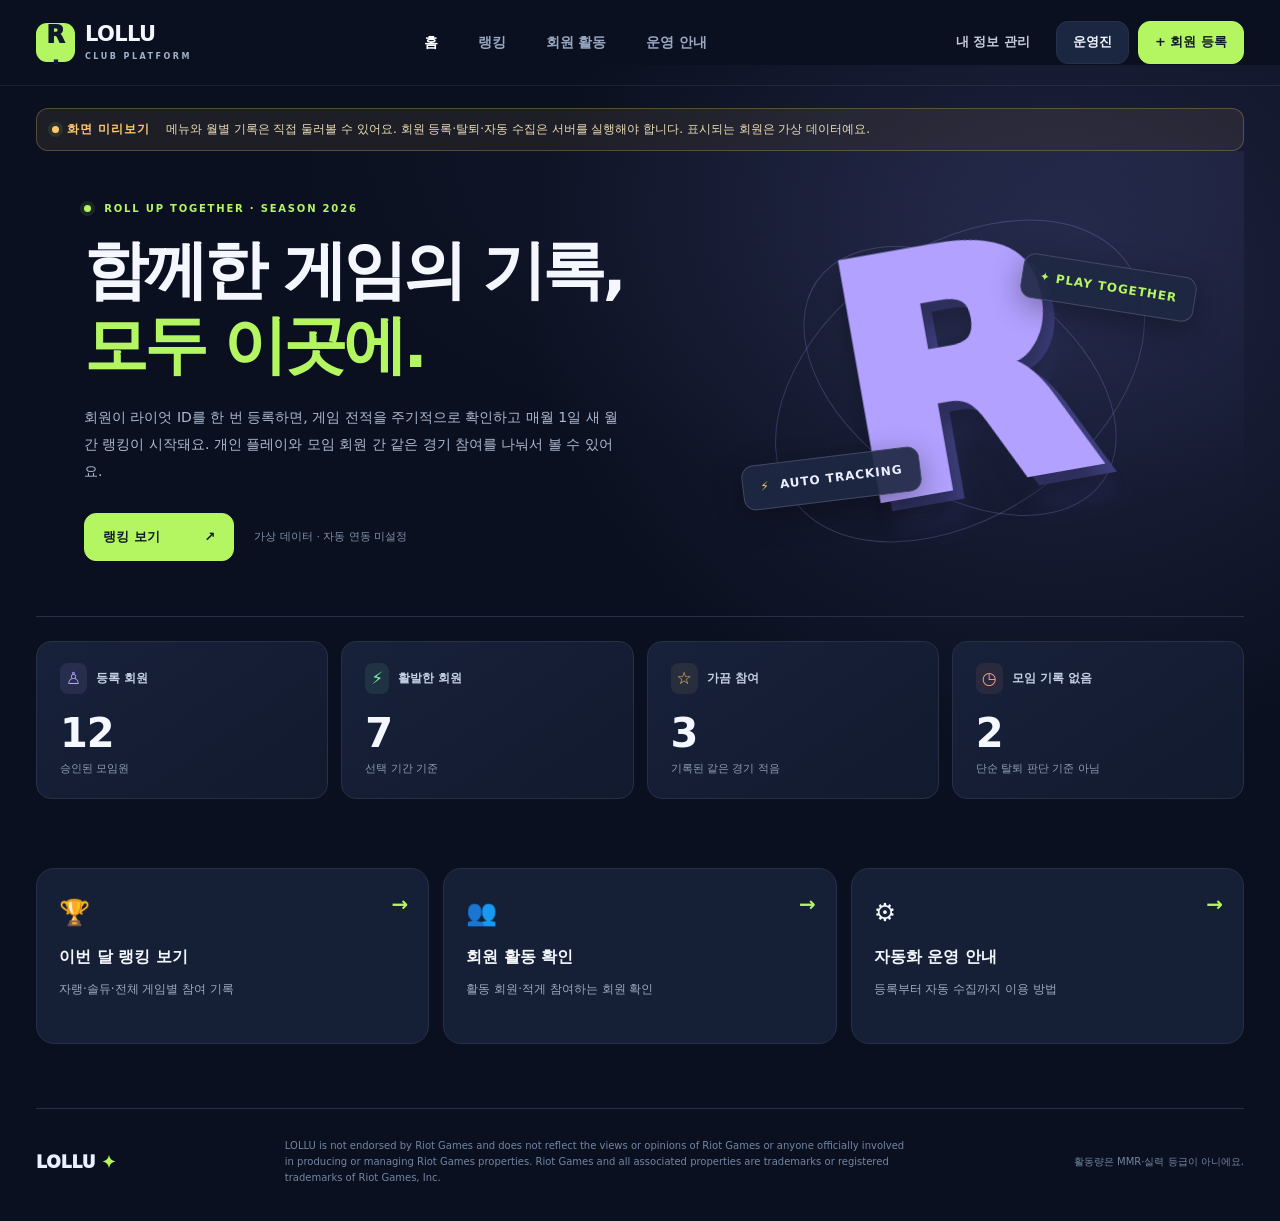
<file: index.html>
<!doctype html>
<html lang="ko">
<head>
  <meta charset="utf-8" />
  <meta name="viewport" content="width=device-width,initial-scale=1" />
  <meta name="theme-color" content="#0b1122" />
  <meta name="description" content="LOLLU · 롤루 모임 활동 현황과 게임 전적을 모아보는 홈페이지" />
  <title>LOLLU | 우리 모임의 플레이 기록</title>

  <meta property="og:type" content="website">
  <meta property="og:site_name" content="LOLLU">
  <meta property="og:title" content="LOLLU | 우리 모임의 플레이 기록">
  <meta property="og:description" content="함께한 게임의 기록, 모두 이곳에.">
  <meta property="og:url" content="https://kurimanju-sm.github.io/LOLLU/">
  <meta property="og:image" content="https://kurimanju-sm.github.io/LOLLU/og-image.png">
  <meta name="twitter:card" content="summary_large_image">
  <meta property="og:image"
  content="https://kurimanju-sm.github.io/LOLLU/og-image.png">
  
  <style>:root{--bg:#0b1020;--bg2:#121a30;--text:#f5f7ff;--muted:#9ca8bf;--line:#263148;--lime:#b4f562;--purple:#b2a1ff;--card:#131d33;--yellow:#ffc96e;--orange:#fa9d81;--green:#7fe5ad;--radius:20px}*{box-sizing:border-box}html{scroll-behavior:smooth}body{margin:0;background:var(--bg);color:var(--text);font-family:Inter,Pretendard,"Apple SD Gothic Neo","Noto Sans KR",system-ui,sans-serif;line-height:1.58;-webkit-font-smoothing:antialiased}button,input,select{font:inherit}button{cursor:pointer}a{text-decoration:none;color:inherit}button:focus-visible,a:focus-visible,input:focus-visible,select:focus-visible{outline:2px solid var(--lime);outline-offset:3px}.hidden{display:none!important}.page-glow{position:absolute;pointer-events:none;width:800px;height:730px;right:0;top:65px;background:radial-gradient(ellipse at 72% 30%,rgba(105,107,186,.22),transparent 65%);z-index:-1}.topbar{height:86px;border-bottom:1px solid rgba(255,255,255,.07);max-width:1320px;margin:auto;padding:0 36px;display:flex;align-items:center;justify-content:space-between;gap:32px}.brand{display:flex;align-items:center;gap:10px;font-size:21px;font-weight:900;letter-spacing:-.6px;line-height:1}.brand small{font-size:8px;letter-spacing:2.5px;display:block;color:#a2b1ca;margin-top:8px}.brand-icon{height:39px;width:39px;border-radius:11px;background:#b4f562;color:#111a2a;display:grid;place-items:center;font-size:24px;font-weight:950;letter-spacing:-4px;padding-right:4px}.brand-dot{font-size:20px}.topnav{display:flex;gap:40px;font-size:14px;font-weight:600;color:#98a7c1}.topnav a.on,.topnav a:hover{color:#fff}.top-actions{display:flex;gap:9px}.btn{border:1px solid var(--line);border-radius:12px;padding:10px 16px;white-space:nowrap;font-size:13px;font-weight:750;transition:transform .2s,background .2s}.btn:hover{transform:translateY(-1px)}.btn.subtle{background:transparent;color:#c4ccdc;border-color:transparent}.btn.outline{background:#1b2740;color:#f1f5ff}.btn.primary{background:var(--lime);color:#121a28;border-color:var(--lime)}.btn.big{display:inline-flex;gap:45px;justify-content:space-between;align-items:center;padding:13px 18px}.container{max-width:1320px;padding:0 36px;margin:auto}.demo-bar{margin:22px 0 0;border:1px solid rgba(255,201,110,.25);background:rgba(255,201,110,.08);border-radius:12px;color:#eddeb7;padding:11px 15px;font-size:12px}.demo-bar strong{letter-spacing:1px;margin-right:12px;color:var(--yellow)}.pulse,.online-dot{height:7px;width:7px;border-radius:50%;background:var(--lime);display:inline-block;margin-right:8px;box-shadow:0 0 0 4px #b4f56219}.demo-bar .pulse{background:var(--yellow)}.hero{display:grid;grid-template-columns:1.15fr .85fr;min-height:385px;position:relative;overflow:hidden;align-items:center;padding:50px 48px 55px;background:radial-gradient(ellipse at 90% 0,rgba(97,99,168,.14),transparent 55%);border-bottom:1px solid var(--line)}.eyebrow{letter-spacing:1.8px;font-size:10px;font-weight:900;color:var(--lime)}.eyebrow.muted{color:#a9b2cb}.hero h1{font-size:clamp(40px,5vw,68px);letter-spacing:-3.8px;line-height:1.18;margin:16px 0 20px;font-weight:900}.hero h1 em{font-style:normal;color:var(--lime)}.hero p{max-width:540px;font-size:14px;line-height:1.95;color:#adbad0;margin:0 0 27px}.hero-actions{display:flex;align-items:center;gap:20px;flex-wrap:wrap}.mini-note{color:#8190aa;font-size:11px}.hero-art{min-height:300px;position:relative;display:grid;place-items:center}.giant-r{font-size:clamp(210px,25vw,355px);font-weight:950;line-height:.8;letter-spacing:-40px;text-shadow:0 24px 20px #0004;color:var(--purple);transform:rotate(-10deg);filter:drop-shadow(10px 10px 0 rgba(65,66,132,.9));margin-right:50px}.circle{border:1px solid #9086d348;border-radius:50%;position:absolute}.c1{width:410px;height:270px;transform:rotate(-35deg)}.c2{width:350px;height:220px;transform:rotate(35deg)}.float-badge{position:absolute;border:1px solid #434767;background:#1e2843e8;color:#e9eeff;padding:12px 17px;border-radius:12px;font-size:12px;letter-spacing:1px;font-weight:850;box-shadow:0 8px 30px #0005}.float-badge.b1{top:34px;right:0;transform:rotate(9deg);color:var(--lime)}.float-badge.b2{bottom:30px;left:4%;transform:rotate(-7deg)}.stack-circle{color:var(--yellow);margin-right:5px}.summary{display:grid;grid-template-columns:repeat(4,1fr);gap:13px;margin:24px 0 69px}.summary-card{border:1px solid var(--line);background:linear-gradient(145deg,#17213a,#121a2e);padding:21px 23px;border-radius:15px}.summary-label{display:flex;align-items:center;gap:9px;color:#c6d0e4;font-size:12px;font-weight:700}.tiny-icon{border-radius:8px;padding:2px 6px;font-size:17px}.tiny-icon.purple{color:var(--purple);background:#b2a1ff1b}.tiny-icon.green{color:var(--green);background:#7fe5ad18}.tiny-icon.yellow{color:var(--yellow);background:#ffc96e15}.tiny-icon.orange{color:var(--orange);background:#fa9d8115}.summary-number{font-size:40px;line-height:1.3;letter-spacing:-1.2px;font-weight:900;margin-top:13px}.summary-foot{color:#8e9bb3;font-size:11px;margin-top:1px}.section{margin-bottom:72px;scroll-margin-top:32px}.section-heading{display:flex;justify-content:space-between;align-items:end;gap:24px;margin-bottom:22px}.section-heading h2,.how h2{font-size:27px;letter-spacing:-1px;margin:6px 0 8px;line-height:1.3}.section-heading p{font-size:12px;color:#98a6bf;margin:0}.section-heading p b{color:#d8e2f7}.small-spark{font-size:18px;color:var(--lime)}.select-wrap{border:1px solid var(--line);border-radius:11px;display:flex;align-items:center;background:#172038;padding:3px 10px;gap:9px;min-width:170px}.select-wrap label{font-size:11px;color:#a5b0c8;white-space:nowrap}.select-wrap select{background:transparent;color:#fff;border:0;padding:10px 6px;font-size:12px;font-weight:700;width:100%;outline:none}.select-wrap option{color:#222}.filter-row{display:flex;gap:8px;margin-bottom:16px;overflow:auto;padding-bottom:5px;scrollbar-width:thin}.chip{background:#151e32;color:#9faec7;border:1px solid #253148;padding:10px 15px;font-size:12px;font-weight:700;border-radius:10px;white-space:nowrap}.chip:hover{color:#fff}.chip.active{background:#b4f562;color:#172126;border-color:#b4f562}.leaderboard{display:grid;gap:9px}.rank-row{background:#151f35;border:1px solid #27344e;border-radius:14px;padding:16px 21px;display:grid;align-items:center;grid-template-columns:60px 1fr 140px 145px;gap:12px;transition:border .2s}.rank-row.top{background:linear-gradient(100deg,#273246,#161f37);border-color:#7d8e5c}.rank-row.rank-two{border-color:#646c87}.rank-row.rank-three{border-color:#8c6b61}.rank-num{font-size:21px;font-weight:900;color:#7f8eaa;text-align:center}.rank-num.medal{font-size:27px}.rank-user{display:flex;align-items:center;gap:13px;min-width:0}.avatar{width:42px;height:42px;border-radius:12px;background:linear-gradient(145deg,#5564a1,#303b66);color:#eaf0ff;display:grid;place-items:center;font-size:19px;font-weight:900;flex-shrink:0}.rank-row:nth-child(3n) .avatar{background:linear-gradient(145deg,#996e9a,#564271)}.rank-row:nth-child(4n) .avatar{background:linear-gradient(145deg,#558b82,#335961)}.user-name{font-size:15px;font-weight:850;white-space:nowrap;overflow:hidden;text-overflow:ellipsis}.riot-name{color:#8d9bb7;font-size:11px}.rank-stat{font-size:24px;font-weight:900;text-align:right}.rank-stat span{font-size:11px;color:#8e9cb6;font-weight:500;margin-left:4px}.rank-extra{color:#b9c3d6;font-size:12px;text-align:right}.rank-extra small{color:#8190ab;font-size:10px;display:block}.data-note{display:flex;gap:10px;background:#182137;border:1px solid #2b364d;color:#9daac0;border-radius:11px;padding:15px 16px;margin-top:16px;font-size:11px;line-height:1.7}.data-note span:first-child{color:var(--lime);font-size:17px}.search{border:1px solid var(--line);background:#172038;border-radius:12px;padding:9px 14px;display:flex;align-items:center;gap:10px}.search span{font-size:23px;color:#98a9c7;line-height:1}.search input{border:0;background:transparent;color:white;outline:none;font-size:12px;width:175px}.search input::placeholder{color:#70809e}.table-scroll{overflow-x:auto;border:1px solid var(--line);border-radius:14px}.member-table{width:100%;border-collapse:collapse;min-width:670px;text-align:left}.member-table thead{background:#202a42}.member-table th{font-size:11px;color:#a9b9d0;padding:15px 21px;font-weight:750}.member-table td{font-size:13px;padding:14px 21px;border-top:1px solid #2a3349;color:#d8e1ef}.member-table td:first-child{font-weight:800;color:#f2f5ff}.member-table tbody tr:nth-child(2n){background:#141d32}.small-id{display:block;font-weight:400;font-size:10px;color:#7d8ca5}.status{font-weight:700;padding:5px 10px;border-radius:30px;font-size:10px;white-space:nowrap;display:inline-block}.status.active{background:#7fe5ad20;color:var(--green)}.status.light{background:#ffc96e1a;color:var(--yellow)}.status.solo_only{background:#a5b1d321;color:#afbeef}.status.no_matches{background:#fa9d811a;color:var(--orange)}.status.sync_issue{background:#888fa525;color:#d6d9e1}.helper{color:#8696af;font-size:11px;line-height:1.8}.loading{padding:35px;text-align:center;color:#95a3be;font-size:13px}.how{background:linear-gradient(115deg,#1a2440,#101a2e);border:1px solid #2e3a53;border-radius:20px;padding:30px 34px;margin:72px 0 48px}.how h2{font-size:24px}.how-grid{display:grid;grid-template-columns:repeat(3,1fr);gap:24px;margin-top:28px}.step{font-size:23px;font-weight:900;color:var(--lime)}.how-grid h3{font-size:15px;margin:8px 0}.how-grid p,.how-alert{font-size:12px;color:#9faec6;line-height:1.8}.how-alert{margin:24px 0 0;padding-top:14px;border-top:1px solid #2b3853}footer{display:flex;align-items:center;justify-content:space-between;gap:18px;border-top:1px solid var(--line);padding:29px 0 35px;color:#7385a1;font-size:10px}.footer-mark{font-weight:950;font-size:17px;color:#eaf0ff}.footer-mark span{color:var(--lime)}.modal-backdrop{position:fixed;inset:0;background:#02050edb;z-index:50;display:flex;align-items:center;justify-content:center;padding:22px;overflow-y:auto}.dialog{background:#19233b;border:1px solid #3e4a64;border-radius:20px;padding:27px;max-width:510px;width:100%;box-shadow:0 35px 130px #0008;max-height:90vh;overflow-y:auto}.dialog-head{display:flex;justify-content:space-between;align-items:center;margin-bottom:18px}.dialog-head h2{font-size:21px;margin:0}.icon-btn{border:0;background:transparent;color:#e6eeff;font-size:26px}.form-field{display:block;font-size:12px;color:#c1cce1;font-weight:700;margin:15px 0}.form-field input{width:100%;padding:12px;margin-top:7px;background:#0c152b;border:1px solid #35425d;border-radius:9px;color:white;outline:none}.form-field input:focus{border-color:var(--lime)}.two-input{display:grid;grid-template-columns:1.6fr .9fr;gap:10px}.form-help{color:#92a1b9;font-size:11px;line-height:1.7}.consent{display:flex;gap:8px;align-items:flex-start;font-size:11px;color:#aebcd1;line-height:1.65;margin:13px 0}.consent input{margin-top:3px;accent-color:var(--lime)}.full{width:100%;margin-top:14px}.form-error{color:#ffa9a9;font-size:12px;margin-top:12px;white-space:pre-line}.token-box{background:#0e192d;border:1px dashed #778b70;border-radius:10px;padding:14px;word-break:break-all;color:var(--lime);font-size:12px}.admin-member{border:1px solid #324059;border-radius:12px;padding:14px;margin-bottom:9px;display:flex;align-items:center;justify-content:space-between;gap:10px}.admin-member small{color:#90a1b9;display:block}.small-btn{font-size:11px;padding:7px 9px;border:1px solid #475b78;background:#1a2b42;color:white;border-radius:8px}.small-btn.warn{color:#ffada3;border-color:#9a655d}.toast{position:fixed;bottom:24px;right:24px;max-width:min(360px,calc(100vw - 40px));border-radius:12px;padding:14px 19px;background:var(--lime);color:#15201c;font-size:12px;font-weight:800;z-index:80;box-shadow:0 10px 36px #0009}@media(max-width:920px){.topnav{display:none}.hero{grid-template-columns:1fr 240px;padding:44px 20px}.hero-art{min-height:250px}.giant-r{font-size:230px}.c1{width:260px;height:200px}.c2{width:220px;height:160px}.summary-card{padding:16px}.summary-number{font-size:34px}.topbar{padding:0 20px}.container{padding:0 20px}}@media(max-width:640px){.topbar{height:70px;padding:0 15px;gap:9px}.brand{font-size:17px}.brand-icon{width:33px;height:33px;font-size:20px}.brand small{font-size:6px;letter-spacing:1.5px}.top-actions{gap:5px}.top-actions .subtle{display:none}.top-actions .btn{padding:8px 10px;font-size:11px;border-radius:9px}.container{padding:0 13px}.hero{grid-template-columns:1fr;min-height:auto;padding:42px 13px 32px}.hero h1{font-size:43px;letter-spacing:-2.8px}.hero p{font-size:12px}.hero-art{display:none}.hero-actions{gap:14px}.summary{grid-template-columns:1fr 1fr;gap:9px;margin:20px 0 52px}.summary-card{padding:14px;border-radius:12px}.summary-label{font-size:10px}.summary-number{font-size:30px}.summary-foot{font-size:10px}.section{margin-bottom:55px}.section-heading{align-items:start;flex-wrap:wrap;gap:14px}.section-heading h2{font-size:23px}.section-heading p{line-height:1.7;font-size:11px}.select-wrap{min-width:145px}.filter-row{margin-right:-13px}.chip{padding:9px 12px;font-size:11px}.rank-row{grid-template-columns:34px 1fr 67px;gap:7px;padding:13px 10px}.rank-num{font-size:17px}.rank-num.medal{font-size:22px}.avatar{width:35px;height:35px;font-size:15px;border-radius:9px}.rank-user{gap:8px}.user-name{font-size:13px}.riot-name{font-size:9px}.rank-stat{font-size:20px}.rank-stat span{font-size:10px;display:block}.rank-extra{display:none}.how{padding:22px 17px}.how h2{font-size:21px}.how-grid{grid-template-columns:1fr;gap:15px;margin-top:25px}.how-grid h3{margin:1px 0 3px}footer{display:block;line-height:2.1}.dialog{padding:20px}.admin-member{flex-wrap:wrap}}

.select-wrap strong{font-size:12px;color:var(--lime);white-space:nowrap}.admin-select{width:100%;margin-top:8px;background:#0c152b;color:#fff;border:1px solid #35425d;border-radius:9px;padding:12px}.history-panel{background:#10192d;border:1px solid #33405a;border-radius:12px;padding:12px;margin:12px 0 25px}.history-meta{display:flex;justify-content:space-between;gap:9px;flex-wrap:wrap;font-size:12px}.history-meta span{color:#9daac0;font-size:10px}.history-scroll{overflow-x:auto;max-height:260px;margin-top:10px}.history-table{width:100%;border-collapse:collapse;min-width:410px;font-size:11px}.history-table th,.history-table td{padding:9px 5px;border-bottom:1px solid #2c3852;text-align:right}.history-table th:first-child,.history-table td:first-child{text-align:left}.history-table small{color:#ffbaa5}

/* v1.2: 페이지 전환 및 모바일 내비게이션 */
.quick-grid{display:grid;grid-template-columns:repeat(3,minmax(0,1fr));gap:14px;margin:6px 0 64px}
.quick-card{position:relative;display:flex;flex-direction:column;gap:11px;border:1px solid var(--line);background:#151f35;border-radius:18px;padding:24px 22px;min-height:176px;transition:background .15s,border .15s}
.quick-card:hover{background:#1b2944;border-color:#6d8053}
.quick-card span{font-size:25px}.quick-card strong{font-size:16px}.quick-card small{color:#9daac0;font-size:12px;line-height:1.6}
.quick-card b{position:absolute;right:20px;top:20px;color:var(--lime);font-size:20px}
[data-screen].hidden{display:none!important}
@media(max-width:920px){
 .topbar{height:auto;min-height:78px;flex-wrap:wrap;gap:9px;padding-top:12px;padding-bottom:10px}
 .topnav{display:flex;order:3;width:100%;gap:6px;justify-content:space-between}
 .topnav a{display:block;flex:1;text-align:center;background:#151f35;color:#a8b7ca;border-radius:9px;padding:9px 6px;font-size:12px;white-space:nowrap}
 .topnav a.on{background:#263852;color:var(--lime)}
 .quick-grid{grid-template-columns:1fr 1fr}
}
@media(max-width:640px){
 .topbar{height:auto;min-height:70px;padding:12px 13px 9px}
 .topnav a{font-size:11px;padding:8px 5px}
  
 .quick-grid{grid-template-columns:1fr;gap:11px;margin:0 0 40px}
 .quick-card{min-height:125px;padding:18px 19px;gap:5px}
 .quick-card span{font-size:19px}.quick-card strong{font-size:14px}.quick-card small{font-size:11px}
 .section{padding-top:24px}
}
</style>

</head>
<body>
  <div class="page-glow" aria-hidden="true"></div>
  <header class="topbar">
    <a href="#home" data-nav="home" class="brand" aria-label="LOLLU 홈"><span class="brand-icon">R<span class="brand-dot">.</span></span><span>LOLLU<small>CLUB PLATFORM</small></span></a>
    <nav class="topnav" aria-label="주요 메뉴">
      <a href="#home" data-nav="home" class="on">홈</a>
      <a href="#ranking" data-nav="ranking">랭킹</a>
      <a href="#members" data-nav="members">회원 활동</a>
      <a href="#how" data-nav="how">운영 안내</a>
    </nav>
    <div class="top-actions"><button type="button" class="btn subtle" id="manageBtn">내 정보 관리</button><button type="button" class="btn outline" id="adminBtn">운영진</button><button type="button" class="btn primary" id="joinBtn">+ 회원 등록</button></div>
  </header>
  <main class="container">
    <div class="demo-bar hidden" id="demoBar"><span class="pulse"></span><strong>화면 미리보기</strong> 메뉴와 월별 기록은 직접 둘러볼 수 있어요. 회원 등록·탈퇴·자동 수집은 서버를 실행해야 합니다. 표시되는 회원은 가상 데이터예요.</div>
    <section class="hero" data-screen="home">
      <div class="hero-copy"><div class="eyebrow"><span class="online-dot"></span> ROLL UP TOGETHER · SEASON 2026</div>
        <h1>함께한 게임의 기록,<br/><em>모두 이곳에.</em></h1>
        <p>회원이 라이엇 ID를 한 번 등록하면, 게임 전적을 주기적으로 확인하고 매월 1일 새 월간 랭킹이 시작돼요. 개인 플레이와 모임 회원 간 같은 경기 참여를 나눠서 볼 수 있어요.</p>
        <div class="hero-actions"><a href="#ranking" data-nav="ranking" class="btn primary big">랭킹 보기 <span>↗</span></a><span class="mini-note" id="syncText">마지막 동기화 확인 중...</span></div>
      </div>
      <div class="hero-art" aria-hidden="true"><div class="circle c1"></div><div class="circle c2"></div><div class="giant-r">R</div><div class="float-badge b1">✦ <span>PLAY TOGETHER</span></div><div class="float-badge b2"><span class="stack-circle">⚡</span> AUTO TRACKING</div></div>
    </section>
    <section class="summary" data-screen="home" aria-label="모임 활동 요약">
      <div class="summary-card"><div class="summary-label"><span class="tiny-icon purple">♙</span> 등록 회원</div><div class="summary-number" id="statMembers">—</div><div class="summary-foot">승인된 모임원</div></div>
      <div class="summary-card"><div class="summary-label"><span class="tiny-icon green">⚡</span> 활발한 회원</div><div class="summary-number" id="statActive">—</div><div class="summary-foot">선택 기간 기준</div></div>
      <div class="summary-card"><div class="summary-label"><span class="tiny-icon yellow">☆</span> 가끔 참여</div><div class="summary-number" id="statLight">—</div><div class="summary-foot">기록된 같은 경기 적음</div></div>
      <div class="summary-card"><div class="summary-label"><span class="tiny-icon orange">◷</span> 모임 기록 없음</div><div class="summary-number" id="statNoClub">—</div><div class="summary-foot">단순 탈퇴 판단 기준 아님</div></div>
    </section>
    <section class="quick-grid" data-screen="home" aria-label="롤루 메뉴 바로가기">
      <a class="quick-card" href="#ranking" data-nav="ranking"><span>🏆</span><strong>이번 달 랭킹 보기</strong><small>자랭·솔듀·전체 게임별 참여 기록</small><b aria-hidden="true">→</b></a>
      <a class="quick-card" href="#members" data-nav="members"><span>👥</span><strong>회원 활동 확인</strong><small>활동 회원·적게 참여하는 회원 확인</small><b aria-hidden="true">→</b></a>
      <a class="quick-card" href="#how" data-nav="how"><span>⚙️</span><strong>자동화 운영 안내</strong><small>등록부터 자동 수집까지 이용 방법</small><b aria-hidden="true">→</b></a>
    </section>
    <section class="section" id="ranking" data-screen="ranking">
      <div class="section-heading"><div><div class="eyebrow muted">LEADERBOARD</div><h2>모임 활동 랭킹 <span class="small-spark">✧</span></h2><p>실력 MMR이 아닌 <b>같은 경기 기록 기반</b> 모임 활동 현황이에요.</p></div><div class="select-wrap"><label>월별 집계</label><strong id="currentMonthLabel">이번 달</strong></div></div>
      <div class="filter-row" role="tablist" aria-label="게임 모드별 랭킹"><button class="chip active" data-mode="shared">🎮 모임 참여</button><button class="chip" data-mode="total">전체 게임</button><button class="chip" data-mode="solo_duo">솔로·듀오</button><button class="chip" data-mode="shared_solo_duo">👥 회원끼리 솔로·듀오</button><button class="chip" data-mode="shared_flex">👥 회원끼리 자랭</button><button class="chip" data-mode="flex">자유랭크 전체</button><button class="chip" data-mode="aram">칼바람</button><button class="chip" data-mode="normal">일반 게임</button><button class="chip" data-mode="custom">커스텀/내전</button></div>
      <div class="leaderboard" id="rankingList" aria-live="polite"><div class="loading">회원 기록을 불러오는 중...</div></div>
      <div class="data-note"><span>ⓘ</span><span>‘모임 참여’는 등록 회원끼리 같은 팀으로 플레이했거나, 동의를 받아 수집된 사용자 설정 게임에서 함께 플레이한 기록입니다. 실제 약속된 모임 참여 여부는 별도로 확인되지 않습니다. 솔로·듀오는 라이엇 공식 동일 큐입니다. 같은 팀 기록은 사전 파티의 직접 증거가 아닙니다.</span></div>
    </section>
    <section class="section" id="members" data-screen="members"><div class="section-heading"><div><div class="eyebrow muted">ACTIVITY CHECK</div><h2>회원 활동 체크</h2><p>유령회원으로 단정하기 전에 개인 게임·모임 기록·데이터 수집 상태를 함께 확인해요.</p></div><div class="search"><span>⌕</span><input type="search" id="memberSearch" placeholder="모임원 이름 검색" aria-label="회원 검색"></div></div>
      <div class="table-scroll"><table class="member-table"><thead><tr><th>회원 / 함께한 사람</th><th>분류</th><th>모임원과 같은 팀</th><th>솔·듀 함께</th><th>자랭 함께</th><th>전체 게임</th><th>마지막 플레이</th></tr></thead><tbody id="membersBody"><tr><td colspan="7" class="loading">회원 정보를 가져오는 중...</td></tr></tbody></table></div>
      <p class="helper" id="activityRule">동기화 지연·전적 미수집 회원은 미활동으로 분류하지 않습니다.</p>
    </section>
    <section class="how" id="how" data-screen="how"><div class="how-head"><div class="eyebrow muted">HOW IT WORKS</div><h2>처음 한 번 등록, 그다음은 자동으로.</h2></div><div class="how-grid"><div><span class="step">01</span><h3>라이엇 ID 등록</h3><p>회원이 Riot ID, 태그, 표시 이름을 입력하고 게임 기록 수집·공개에 동의해요.</p></div><div><span class="step">02</span><h3>운영진 확인</h3><p>운영진이 실제 롤루 회원과 연결되는 계정인지 확인하고 등록을 승인해요.</p></div><div><span class="step">03</span><h3>정기 전적 업데이트</h3><p>서버가 Riot API를 통해 새 경기를 수집해 순위와 활동 상태를 갱신해요.</p></div></div><p class="how-alert">※ 비공개 내전은 별도의 명시적 동의가 필요하며, Riot API에서 실제 조회 가능한 경기만 반영됩니다. 비공개 전적의 완전 자동 수집은 보장되지 않아요.</p></section>
    <footer><div class="footer-mark">LOLLU <span>✦</span></div><div style="max-width:620px">LOLLU is not endorsed by Riot Games and does not reflect the views or opinions of Riot Games or anyone officially involved in producing or managing Riot Games properties. Riot Games and all associated properties are trademarks or registered trademarks of Riot Games, Inc.</div><div>활동량은 MMR·실력 등급이 아니에요.</div></footer>
  </main>
  <div class="modal-backdrop hidden" id="modalBackdrop" role="presentation">
    <div class="dialog" role="dialog" aria-modal="true" aria-labelledby="modalTitle"><div class="dialog-head"><h2 id="modalTitle">회원 등록</h2><button class="icon-btn" id="modalClose" aria-label="닫기">×</button></div><div id="modalBody"></div></div>
  </div>
  <div class="toast hidden" id="toast" role="status"></div>
<script>
// OFFLINE PREVIEW: completely simulated responses; no network and no Riot credentials.
window.LOLLU_OFFLINE_PREVIEW = true;
const previewData = {"store":{"shared":{"days":10,"month":"2026-11","mode":"shared","members":[{"id":3,"nickname":"라면왕","riot_id":"라면왕#KR1","total":15,"wins":9,"shared":15,"custom":0,"duo_observed":8,"win_rate":60,"last_played_at":1794296384,"last_shared_at":1794296384,"by_mode":{"flex":3,"solo_duo":8,"aram":1,"normal":3},"shared_by_mode":{"flex":3,"solo_duo":8,"aram":1,"normal":3},"partners":[{"nickname":"밤하늘","games":8},{"nickname":"별사탕","games":7},{"nickname":"파랑별","games":7},{"nickname":"초코구름","games":6},{"nickname":"흰곰","games":6},{"nickname":"우주펭귄","games":6},{"nickname":"귤껍질","games":1}],"status":"active","last_sync_at":1794308879,"sync_error":false,"is_left":false,"left_at":null},{"id":4,"nickname":"별사탕","riot_id":"별사탕#KR1","total":15,"wins":8,"shared":15,"custom":1,"duo_observed":5,"win_rate":53,"last_played_at":1794296384,"last_shared_at":1794296384,"by_mode":{"flex":5,"custom":1,"solo_duo":5,"aram":3,"normal":1},"shared_by_mode":{"flex":5,"custom":1,"solo_duo":5,"aram":3,"normal":1},"partners":[{"nickname":"초코구름","games":9},{"nickname":"우주펭귄","games":8},{"nickname":"라면왕","games":7},{"nickname":"흰곰","games":6},{"nickname":"파랑별","games":6},{"nickname":"밤하늘","games":4},{"nickname":"귤껍질","games":1},{"nickname":"고양이발","games":1},{"nickname":"쏘쿨","games":1}],"status":"active","last_sync_at":1794308879,"sync_error":false,"is_left":false,"left_at":null},{"id":2,"nickname":"초코구름","riot_id":"초코구름#KR1","total":15,"wins":9,"shared":14,"custom":1,"duo_observed":5,"win_rate":60,"last_played_at":1794296384,"last_shared_at":1794296384,"by_mode":{"flex":3,"normal":3,"custom":1,"solo_duo":6,"aram":2},"shared_by_mode":{"flex":3,"normal":3,"custom":1,"solo_duo":5,"aram":2},"partners":[{"nickname":"별사탕","games":9},{"nickname":"흰곰","games":7},{"nickname":"라면왕","games":6},{"nickname":"파랑별","games":6},{"nickname":"우주펭귄","games":6},{"nickname":"밤하늘","games":4},{"nickname":"귤껍질","games":1},{"nickname":"고양이발","games":1},{"nickname":"쏘쿨","games":1}],"status":"active","last_sync_at":1794308879,"sync_error":false,"is_left":false,"left_at":null},{"id":5,"nickname":"흰곰","riot_id":"흰곰#KR1","total":15,"wins":8,"shared":13,"custom":1,"duo_observed":4,"win_rate":53,"last_played_at":1794296384,"last_shared_at":1794296384,"by_mode":{"flex":3,"solo_duo":5,"aram":3,"normal":3,"custom":1},"shared_by_mode":{"flex":3,"solo_duo":4,"aram":3,"normal":2,"custom":1},"partners":[{"nickname":"초코구름","games":7},{"nickname":"라면왕","games":6},{"nickname":"별사탕","games":6},{"nickname":"밤하늘","games":5},{"nickname":"파랑별","games":5},{"nickname":"우주펭귄","games":5},{"nickname":"고양이발","games":1},{"nickname":"귤껍질","games":1}],"status":"active","last_sync_at":1794308879,"sync_error":false,"is_left":false,"left_at":null},{"id":6,"nickname":"우주펭귄","riot_id":"우주펭귄#KR1","total":14,"wins":8,"shared":13,"custom":1,"duo_observed":5,"win_rate":57,"last_played_at":1794276728,"last_shared_at":1794276728,"by_mode":{"solo_duo":6,"normal":1,"flex":2,"custom":1,"aram":4},"shared_by_mode":{"solo_duo":5,"normal":1,"flex":2,"custom":1,"aram":4},"partners":[{"nickname":"별사탕","games":8},{"nickname":"파랑별","games":6},{"nickname":"라면왕","games":6},{"nickname":"초코구름","games":6},{"nickname":"흰곰","games":5},{"nickname":"밤하늘","games":3},{"nickname":"쏘쿨","games":1},{"nickname":"귤껍질","games":1}],"status":"active","last_sync_at":1794308879,"sync_error":false,"is_left":false,"left_at":null},{"id":1,"nickname":"파랑별","riot_id":"파랑별#KR1","total":13,"wins":7,"shared":12,"custom":0,"duo_observed":6,"win_rate":54,"last_played_at":1794276728,"last_shared_at":1794276728,"by_mode":{"solo_duo":6,"aram":3,"normal":3,"flex":1},"shared_by_mode":{"solo_duo":6,"aram":3,"normal":2,"flex":1},"partners":[{"nickname":"라면왕","games":7},{"nickname":"우주펭귄","games":6},{"nickname":"초코구름","games":6},{"nickname":"별사탕","games":6},{"nickname":"흰곰","games":5},{"nickname":"밤하늘","games":3}],"status":"active","last_sync_at":1794308879,"sync_error":false,"is_left":false,"left_at":null},{"id":7,"nickname":"밤하늘","riot_id":"밤하늘#KR1","total":10,"wins":4,"shared":10,"custom":2,"duo_observed":3,"win_rate":40,"last_played_at":1794296384,"last_shared_at":1794296384,"by_mode":{"flex":2,"aram":1,"custom":2,"normal":2,"solo_duo":3},"shared_by_mode":{"flex":2,"aram":1,"custom":2,"normal":2,"solo_duo":3},"partners":[{"nickname":"라면왕","games":8},{"nickname":"흰곰","games":5},{"nickname":"초코구름","games":4},{"nickname":"별사탕","games":4},{"nickname":"파랑별","games":3},{"nickname":"우주펭귄","games":3},{"nickname":"고양이발","games":1}],"status":"active","last_sync_at":1794308879,"sync_error":false,"is_left":false,"left_at":null},{"id":8,"nickname":"귤껍질","riot_id":"귤껍질#KR1","total":3,"wins":3,"shared":3,"custom":0,"duo_observed":2,"win_rate":100,"last_played_at":1793997309,"last_shared_at":1793997309,"by_mode":{"flex":1,"solo_duo":2},"shared_by_mode":{"flex":1,"solo_duo":2},"partners":[{"nickname":"초코구름","games":1},{"nickname":"별사탕","games":1},{"nickname":"고양이발","games":1},{"nickname":"흰곰","games":1},{"nickname":"우주펭귄","games":1},{"nickname":"라면왕","games":1}],"status":"light","last_sync_at":1794308879,"sync_error":false,"is_left":false,"left_at":null},{"id":9,"nickname":"고양이발","riot_id":"고양이발#KR1","total":2,"wins":2,"shared":2,"custom":1,"duo_observed":0,"win_rate":100,"last_played_at":1793997309,"last_shared_at":1793997309,"by_mode":{"flex":1,"custom":1},"shared_by_mode":{"flex":1,"custom":1},"partners":[{"nickname":"초코구름","games":1},{"nickname":"별사탕","games":1},{"nickname":"귤껍질","games":1},{"nickname":"흰곰","games":1},{"nickname":"밤하늘","games":1}],"status":"light","last_sync_at":1794308879,"sync_error":false,"is_left":false,"left_at":null},{"id":10,"nickname":"쏘쿨","riot_id":"쏘쿨#KR1","total":1,"wins":1,"shared":1,"custom":0,"duo_observed":0,"win_rate":100,"last_played_at":1793756074,"last_shared_at":1793756074,"by_mode":{"aram":1},"shared_by_mode":{"aram":1},"partners":[{"nickname":"초코구름","games":1},{"nickname":"별사탕","games":1},{"nickname":"우주펭귄","games":1}],"status":"light","last_sync_at":1794308879,"sync_error":false,"is_left":false,"left_at":null},{"id":11,"nickname":"감자칩","riot_id":"감자칩#KR1","total":0,"wins":0,"shared":0,"custom":0,"duo_observed":0,"win_rate":null,"last_played_at":null,"last_shared_at":null,"by_mode":{},"shared_by_mode":{},"partners":[],"status":"no_matches","last_sync_at":1794308879,"sync_error":false,"is_left":false,"left_at":null},{"id":12,"nickname":"작은용","riot_id":"작은용#KR1","total":0,"wins":0,"shared":0,"custom":0,"duo_observed":0,"win_rate":null,"last_played_at":null,"last_shared_at":null,"by_mode":{},"shared_by_mode":{},"partners":[],"status":"no_matches","last_sync_at":1794308879,"sync_error":false,"is_left":false,"left_at":null}],"summary":{"members":12,"active":7,"light":3,"no_club":2,"sync_issue":0},"sync":{"last_finished":1794308879,"running":false,"error":false},"rule":"2026-11 같은 팀·경기 5회 이상: 활발 / 1~4회: 가끔 참여. 함께 큐를 돌렸다고 확정하는 지표는 아닙니다."},"shared_solo_duo":{"days":10,"month":"2026-11","mode":"shared_solo_duo","members":[{"id":3,"nickname":"라면왕","riot_id":"라면왕#KR1","total":15,"wins":9,"shared":15,"custom":0,"duo_observed":8,"win_rate":60,"last_played_at":1794296384,"last_shared_at":1794296384,"by_mode":{"flex":3,"solo_duo":8,"aram":1,"normal":3},"shared_by_mode":{"flex":3,"solo_duo":8,"aram":1,"normal":3},"partners":[{"nickname":"밤하늘","games":8},{"nickname":"별사탕","games":7},{"nickname":"파랑별","games":7},{"nickname":"초코구름","games":6},{"nickname":"흰곰","games":6},{"nickname":"우주펭귄","games":6},{"nickname":"귤껍질","games":1}],"status":"active","last_sync_at":1794308879,"sync_error":false,"is_left":false,"left_at":null},{"id":1,"nickname":"파랑별","riot_id":"파랑별#KR1","total":13,"wins":7,"shared":12,"custom":0,"duo_observed":6,"win_rate":54,"last_played_at":1794276728,"last_shared_at":1794276728,"by_mode":{"solo_duo":6,"aram":3,"normal":3,"flex":1},"shared_by_mode":{"solo_duo":6,"aram":3,"normal":2,"flex":1},"partners":[{"nickname":"라면왕","games":7},{"nickname":"우주펭귄","games":6},{"nickname":"초코구름","games":6},{"nickname":"별사탕","games":6},{"nickname":"흰곰","games":5},{"nickname":"밤하늘","games":3}],"status":"active","last_sync_at":1794308879,"sync_error":false,"is_left":false,"left_at":null},{"id":4,"nickname":"별사탕","riot_id":"별사탕#KR1","total":15,"wins":8,"shared":15,"custom":1,"duo_observed":5,"win_rate":53,"last_played_at":1794296384,"last_shared_at":1794296384,"by_mode":{"flex":5,"custom":1,"solo_duo":5,"aram":3,"normal":1},"shared_by_mode":{"flex":5,"custom":1,"solo_duo":5,"aram":3,"normal":1},"partners":[{"nickname":"초코구름","games":9},{"nickname":"우주펭귄","games":8},{"nickname":"라면왕","games":7},{"nickname":"흰곰","games":6},{"nickname":"파랑별","games":6},{"nickname":"밤하늘","games":4},{"nickname":"귤껍질","games":1},{"nickname":"고양이발","games":1},{"nickname":"쏘쿨","games":1}],"status":"active","last_sync_at":1794308879,"sync_error":false,"is_left":false,"left_at":null},{"id":2,"nickname":"초코구름","riot_id":"초코구름#KR1","total":15,"wins":9,"shared":14,"custom":1,"duo_observed":5,"win_rate":60,"last_played_at":1794296384,"last_shared_at":1794296384,"by_mode":{"flex":3,"normal":3,"custom":1,"solo_duo":6,"aram":2},"shared_by_mode":{"flex":3,"normal":3,"custom":1,"solo_duo":5,"aram":2},"partners":[{"nickname":"별사탕","games":9},{"nickname":"흰곰","games":7},{"nickname":"라면왕","games":6},{"nickname":"파랑별","games":6},{"nickname":"우주펭귄","games":6},{"nickname":"밤하늘","games":4},{"nickname":"귤껍질","games":1},{"nickname":"고양이발","games":1},{"nickname":"쏘쿨","games":1}],"status":"active","last_sync_at":1794308879,"sync_error":false,"is_left":false,"left_at":null},{"id":6,"nickname":"우주펭귄","riot_id":"우주펭귄#KR1","total":14,"wins":8,"shared":13,"custom":1,"duo_observed":5,"win_rate":57,"last_played_at":1794276728,"last_shared_at":1794276728,"by_mode":{"solo_duo":6,"normal":1,"flex":2,"custom":1,"aram":4},"shared_by_mode":{"solo_duo":5,"normal":1,"flex":2,"custom":1,"aram":4},"partners":[{"nickname":"별사탕","games":8},{"nickname":"파랑별","games":6},{"nickname":"라면왕","games":6},{"nickname":"초코구름","games":6},{"nickname":"흰곰","games":5},{"nickname":"밤하늘","games":3},{"nickname":"쏘쿨","games":1},{"nickname":"귤껍질","games":1}],"status":"active","last_sync_at":1794308879,"sync_error":false,"is_left":false,"left_at":null},{"id":5,"nickname":"흰곰","riot_id":"흰곰#KR1","total":15,"wins":8,"shared":13,"custom":1,"duo_observed":4,"win_rate":53,"last_played_at":1794296384,"last_shared_at":1794296384,"by_mode":{"flex":3,"solo_duo":5,"aram":3,"normal":3,"custom":1},"shared_by_mode":{"flex":3,"solo_duo":4,"aram":3,"normal":2,"custom":1},"partners":[{"nickname":"초코구름","games":7},{"nickname":"라면왕","games":6},{"nickname":"별사탕","games":6},{"nickname":"밤하늘","games":5},{"nickname":"파랑별","games":5},{"nickname":"우주펭귄","games":5},{"nickname":"고양이발","games":1},{"nickname":"귤껍질","games":1}],"status":"active","last_sync_at":1794308879,"sync_error":false,"is_left":false,"left_at":null},{"id":7,"nickname":"밤하늘","riot_id":"밤하늘#KR1","total":10,"wins":4,"shared":10,"custom":2,"duo_observed":3,"win_rate":40,"last_played_at":1794296384,"last_shared_at":1794296384,"by_mode":{"flex":2,"aram":1,"custom":2,"normal":2,"solo_duo":3},"shared_by_mode":{"flex":2,"aram":1,"custom":2,"normal":2,"solo_duo":3},"partners":[{"nickname":"라면왕","games":8},{"nickname":"흰곰","games":5},{"nickname":"초코구름","games":4},{"nickname":"별사탕","games":4},{"nickname":"파랑별","games":3},{"nickname":"우주펭귄","games":3},{"nickname":"고양이발","games":1}],"status":"active","last_sync_at":1794308879,"sync_error":false,"is_left":false,"left_at":null},{"id":8,"nickname":"귤껍질","riot_id":"귤껍질#KR1","total":3,"wins":3,"shared":3,"custom":0,"duo_observed":2,"win_rate":100,"last_played_at":1793997309,"last_shared_at":1793997309,"by_mode":{"flex":1,"solo_duo":2},"shared_by_mode":{"flex":1,"solo_duo":2},"partners":[{"nickname":"초코구름","games":1},{"nickname":"별사탕","games":1},{"nickname":"고양이발","games":1},{"nickname":"흰곰","games":1},{"nickname":"우주펭귄","games":1},{"nickname":"라면왕","games":1}],"status":"light","last_sync_at":1794308879,"sync_error":false,"is_left":false,"left_at":null},{"id":9,"nickname":"고양이발","riot_id":"고양이발#KR1","total":2,"wins":2,"shared":2,"custom":1,"duo_observed":0,"win_rate":100,"last_played_at":1793997309,"last_shared_at":1793997309,"by_mode":{"flex":1,"custom":1},"shared_by_mode":{"flex":1,"custom":1},"partners":[{"nickname":"초코구름","games":1},{"nickname":"별사탕","games":1},{"nickname":"귤껍질","games":1},{"nickname":"흰곰","games":1},{"nickname":"밤하늘","games":1}],"status":"light","last_sync_at":1794308879,"sync_error":false,"is_left":false,"left_at":null},{"id":10,"nickname":"쏘쿨","riot_id":"쏘쿨#KR1","total":1,"wins":1,"shared":1,"custom":0,"duo_observed":0,"win_rate":100,"last_played_at":1793756074,"last_shared_at":1793756074,"by_mode":{"aram":1},"shared_by_mode":{"aram":1},"partners":[{"nickname":"초코구름","games":1},{"nickname":"별사탕","games":1},{"nickname":"우주펭귄","games":1}],"status":"light","last_sync_at":1794308879,"sync_error":false,"is_left":false,"left_at":null},{"id":11,"nickname":"감자칩","riot_id":"감자칩#KR1","total":0,"wins":0,"shared":0,"custom":0,"duo_observed":0,"win_rate":null,"last_played_at":null,"last_shared_at":null,"by_mode":{},"shared_by_mode":{},"partners":[],"status":"no_matches","last_sync_at":1794308879,"sync_error":false,"is_left":false,"left_at":null},{"id":12,"nickname":"작은용","riot_id":"작은용#KR1","total":0,"wins":0,"shared":0,"custom":0,"duo_observed":0,"win_rate":null,"last_played_at":null,"last_shared_at":null,"by_mode":{},"shared_by_mode":{},"partners":[],"status":"no_matches","last_sync_at":1794308879,"sync_error":false,"is_left":false,"left_at":null}],"summary":{"members":12,"active":7,"light":3,"no_club":2,"sync_issue":0},"sync":{"last_finished":1794308879,"running":false,"error":false},"rule":"2026-11 같은 팀·경기 5회 이상: 활발 / 1~4회: 가끔 참여. 함께 큐를 돌렸다고 확정하는 지표는 아닙니다."},"shared_flex":{"days":10,"month":"2026-11","mode":"shared_flex","members":[{"id":4,"nickname":"별사탕","riot_id":"별사탕#KR1","total":15,"wins":8,"shared":15,"custom":1,"duo_observed":5,"win_rate":53,"last_played_at":1794296384,"last_shared_at":1794296384,"by_mode":{"flex":5,"custom":1,"solo_duo":5,"aram":3,"normal":1},"shared_by_mode":{"flex":5,"custom":1,"solo_duo":5,"aram":3,"normal":1},"partners":[{"nickname":"초코구름","games":9},{"nickname":"우주펭귄","games":8},{"nickname":"라면왕","games":7},{"nickname":"흰곰","games":6},{"nickname":"파랑별","games":6},{"nickname":"밤하늘","games":4},{"nickname":"귤껍질","games":1},{"nickname":"고양이발","games":1},{"nickname":"쏘쿨","games":1}],"status":"active","last_sync_at":1794308879,"sync_error":false,"is_left":false,"left_at":null},{"id":3,"nickname":"라면왕","riot_id":"라면왕#KR1","total":15,"wins":9,"shared":15,"custom":0,"duo_observed":8,"win_rate":60,"last_played_at":1794296384,"last_shared_at":1794296384,"by_mode":{"flex":3,"solo_duo":8,"aram":1,"normal":3},"shared_by_mode":{"flex":3,"solo_duo":8,"aram":1,"normal":3},"partners":[{"nickname":"밤하늘","games":8},{"nickname":"별사탕","games":7},{"nickname":"파랑별","games":7},{"nickname":"초코구름","games":6},{"nickname":"흰곰","games":6},{"nickname":"우주펭귄","games":6},{"nickname":"귤껍질","games":1}],"status":"active","last_sync_at":1794308879,"sync_error":false,"is_left":false,"left_at":null},{"id":2,"nickname":"초코구름","riot_id":"초코구름#KR1","total":15,"wins":9,"shared":14,"custom":1,"duo_observed":5,"win_rate":60,"last_played_at":1794296384,"last_shared_at":1794296384,"by_mode":{"flex":3,"normal":3,"custom":1,"solo_duo":6,"aram":2},"shared_by_mode":{"flex":3,"normal":3,"custom":1,"solo_duo":5,"aram":2},"partners":[{"nickname":"별사탕","games":9},{"nickname":"흰곰","games":7},{"nickname":"라면왕","games":6},{"nickname":"파랑별","games":6},{"nickname":"우주펭귄","games":6},{"nickname":"밤하늘","games":4},{"nickname":"귤껍질","games":1},{"nickname":"고양이발","games":1},{"nickname":"쏘쿨","games":1}],"status":"active","last_sync_at":1794308879,"sync_error":false,"is_left":false,"left_at":null},{"id":5,"nickname":"흰곰","riot_id":"흰곰#KR1","total":15,"wins":8,"shared":13,"custom":1,"duo_observed":4,"win_rate":53,"last_played_at":1794296384,"last_shared_at":1794296384,"by_mode":{"flex":3,"solo_duo":5,"aram":3,"normal":3,"custom":1},"shared_by_mode":{"flex":3,"solo_duo":4,"aram":3,"normal":2,"custom":1},"partners":[{"nickname":"초코구름","games":7},{"nickname":"라면왕","games":6},{"nickname":"별사탕","games":6},{"nickname":"밤하늘","games":5},{"nickname":"파랑별","games":5},{"nickname":"우주펭귄","games":5},{"nickname":"고양이발","games":1},{"nickname":"귤껍질","games":1}],"status":"active","last_sync_at":1794308879,"sync_error":false,"is_left":false,"left_at":null},{"id":6,"nickname":"우주펭귄","riot_id":"우주펭귄#KR1","total":14,"wins":8,"shared":13,"custom":1,"duo_observed":5,"win_rate":57,"last_played_at":1794276728,"last_shared_at":1794276728,"by_mode":{"solo_duo":6,"normal":1,"flex":2,"custom":1,"aram":4},"shared_by_mode":{"solo_duo":5,"normal":1,"flex":2,"custom":1,"aram":4},"partners":[{"nickname":"별사탕","games":8},{"nickname":"파랑별","games":6},{"nickname":"라면왕","games":6},{"nickname":"초코구름","games":6},{"nickname":"흰곰","games":5},{"nickname":"밤하늘","games":3},{"nickname":"쏘쿨","games":1},{"nickname":"귤껍질","games":1}],"status":"active","last_sync_at":1794308879,"sync_error":false,"is_left":false,"left_at":null},{"id":7,"nickname":"밤하늘","riot_id":"밤하늘#KR1","total":10,"wins":4,"shared":10,"custom":2,"duo_observed":3,"win_rate":40,"last_played_at":1794296384,"last_shared_at":1794296384,"by_mode":{"flex":2,"aram":1,"custom":2,"normal":2,"solo_duo":3},"shared_by_mode":{"flex":2,"aram":1,"custom":2,"normal":2,"solo_duo":3},"partners":[{"nickname":"라면왕","games":8},{"nickname":"흰곰","games":5},{"nickname":"초코구름","games":4},{"nickname":"별사탕","games":4},{"nickname":"파랑별","games":3},{"nickname":"우주펭귄","games":3},{"nickname":"고양이발","games":1}],"status":"active","last_sync_at":1794308879,"sync_error":false,"is_left":false,"left_at":null},{"id":1,"nickname":"파랑별","riot_id":"파랑별#KR1","total":13,"wins":7,"shared":12,"custom":0,"duo_observed":6,"win_rate":54,"last_played_at":1794276728,"last_shared_at":1794276728,"by_mode":{"solo_duo":6,"aram":3,"normal":3,"flex":1},"shared_by_mode":{"solo_duo":6,"aram":3,"normal":2,"flex":1},"partners":[{"nickname":"라면왕","games":7},{"nickname":"우주펭귄","games":6},{"nickname":"초코구름","games":6},{"nickname":"별사탕","games":6},{"nickname":"흰곰","games":5},{"nickname":"밤하늘","games":3}],"status":"active","last_sync_at":1794308879,"sync_error":false,"is_left":false,"left_at":null},{"id":8,"nickname":"귤껍질","riot_id":"귤껍질#KR1","total":3,"wins":3,"shared":3,"custom":0,"duo_observed":2,"win_rate":100,"last_played_at":1793997309,"last_shared_at":1793997309,"by_mode":{"flex":1,"solo_duo":2},"shared_by_mode":{"flex":1,"solo_duo":2},"partners":[{"nickname":"초코구름","games":1},{"nickname":"별사탕","games":1},{"nickname":"고양이발","games":1},{"nickname":"흰곰","games":1},{"nickname":"우주펭귄","games":1},{"nickname":"라면왕","games":1}],"status":"light","last_sync_at":1794308879,"sync_error":false,"is_left":false,"left_at":null},{"id":9,"nickname":"고양이발","riot_id":"고양이발#KR1","total":2,"wins":2,"shared":2,"custom":1,"duo_observed":0,"win_rate":100,"last_played_at":1793997309,"last_shared_at":1793997309,"by_mode":{"flex":1,"custom":1},"shared_by_mode":{"flex":1,"custom":1},"partners":[{"nickname":"초코구름","games":1},{"nickname":"별사탕","games":1},{"nickname":"귤껍질","games":1},{"nickname":"흰곰","games":1},{"nickname":"밤하늘","games":1}],"status":"light","last_sync_at":1794308879,"sync_error":false,"is_left":false,"left_at":null},{"id":10,"nickname":"쏘쿨","riot_id":"쏘쿨#KR1","total":1,"wins":1,"shared":1,"custom":0,"duo_observed":0,"win_rate":100,"last_played_at":1793756074,"last_shared_at":1793756074,"by_mode":{"aram":1},"shared_by_mode":{"aram":1},"partners":[{"nickname":"초코구름","games":1},{"nickname":"별사탕","games":1},{"nickname":"우주펭귄","games":1}],"status":"light","last_sync_at":1794308879,"sync_error":false,"is_left":false,"left_at":null},{"id":11,"nickname":"감자칩","riot_id":"감자칩#KR1","total":0,"wins":0,"shared":0,"custom":0,"duo_observed":0,"win_rate":null,"last_played_at":null,"last_shared_at":null,"by_mode":{},"shared_by_mode":{},"partners":[],"status":"no_matches","last_sync_at":1794308879,"sync_error":false,"is_left":false,"left_at":null},{"id":12,"nickname":"작은용","riot_id":"작은용#KR1","total":0,"wins":0,"shared":0,"custom":0,"duo_observed":0,"win_rate":null,"last_played_at":null,"last_shared_at":null,"by_mode":{},"shared_by_mode":{},"partners":[],"status":"no_matches","last_sync_at":1794308879,"sync_error":false,"is_left":false,"left_at":null}],"summary":{"members":12,"active":7,"light":3,"no_club":2,"sync_issue":0},"sync":{"last_finished":1794308879,"running":false,"error":false},"rule":"2026-11 같은 팀·경기 5회 이상: 활발 / 1~4회: 가끔 참여. 함께 큐를 돌렸다고 확정하는 지표는 아닙니다."},"total":{"days":10,"month":"2026-11","mode":"total","members":[{"id":3,"nickname":"라면왕","riot_id":"라면왕#KR1","total":15,"wins":9,"shared":15,"custom":0,"duo_observed":8,"win_rate":60,"last_played_at":1794296384,"last_shared_at":1794296384,"by_mode":{"flex":3,"solo_duo":8,"aram":1,"normal":3},"shared_by_mode":{"flex":3,"solo_duo":8,"aram":1,"normal":3},"partners":[{"nickname":"밤하늘","games":8},{"nickname":"별사탕","games":7},{"nickname":"파랑별","games":7},{"nickname":"초코구름","games":6},{"nickname":"흰곰","games":6},{"nickname":"우주펭귄","games":6},{"nickname":"귤껍질","games":1}],"status":"active","last_sync_at":1794308879,"sync_error":false,"is_left":false,"left_at":null},{"id":4,"nickname":"별사탕","riot_id":"별사탕#KR1","total":15,"wins":8,"shared":15,"custom":1,"duo_observed":5,"win_rate":53,"last_played_at":1794296384,"last_shared_at":1794296384,"by_mode":{"flex":5,"custom":1,"solo_duo":5,"aram":3,"normal":1},"shared_by_mode":{"flex":5,"custom":1,"solo_duo":5,"aram":3,"normal":1},"partners":[{"nickname":"초코구름","games":9},{"nickname":"우주펭귄","games":8},{"nickname":"라면왕","games":7},{"nickname":"흰곰","games":6},{"nickname":"파랑별","games":6},{"nickname":"밤하늘","games":4},{"nickname":"귤껍질","games":1},{"nickname":"고양이발","games":1},{"nickname":"쏘쿨","games":1}],"status":"active","last_sync_at":1794308879,"sync_error":false,"is_left":false,"left_at":null},{"id":2,"nickname":"초코구름","riot_id":"초코구름#KR1","total":15,"wins":9,"shared":14,"custom":1,"duo_observed":5,"win_rate":60,"last_played_at":1794296384,"last_shared_at":1794296384,"by_mode":{"flex":3,"normal":3,"custom":1,"solo_duo":6,"aram":2},"shared_by_mode":{"flex":3,"normal":3,"custom":1,"solo_duo":5,"aram":2},"partners":[{"nickname":"별사탕","games":9},{"nickname":"흰곰","games":7},{"nickname":"라면왕","games":6},{"nickname":"파랑별","games":6},{"nickname":"우주펭귄","games":6},{"nickname":"밤하늘","games":4},{"nickname":"귤껍질","games":1},{"nickname":"고양이발","games":1},{"nickname":"쏘쿨","games":1}],"status":"active","last_sync_at":1794308879,"sync_error":false,"is_left":false,"left_at":null},{"id":5,"nickname":"흰곰","riot_id":"흰곰#KR1","total":15,"wins":8,"shared":13,"custom":1,"duo_observed":4,"win_rate":53,"last_played_at":1794296384,"last_shared_at":1794296384,"by_mode":{"flex":3,"solo_duo":5,"aram":3,"normal":3,"custom":1},"shared_by_mode":{"flex":3,"solo_duo":4,"aram":3,"normal":2,"custom":1},"partners":[{"nickname":"초코구름","games":7},{"nickname":"라면왕","games":6},{"nickname":"별사탕","games":6},{"nickname":"밤하늘","games":5},{"nickname":"파랑별","games":5},{"nickname":"우주펭귄","games":5},{"nickname":"고양이발","games":1},{"nickname":"귤껍질","games":1}],"status":"active","last_sync_at":1794308879,"sync_error":false,"is_left":false,"left_at":null},{"id":6,"nickname":"우주펭귄","riot_id":"우주펭귄#KR1","total":14,"wins":8,"shared":13,"custom":1,"duo_observed":5,"win_rate":57,"last_played_at":1794276728,"last_shared_at":1794276728,"by_mode":{"solo_duo":6,"normal":1,"flex":2,"custom":1,"aram":4},"shared_by_mode":{"solo_duo":5,"normal":1,"flex":2,"custom":1,"aram":4},"partners":[{"nickname":"별사탕","games":8},{"nickname":"파랑별","games":6},{"nickname":"라면왕","games":6},{"nickname":"초코구름","games":6},{"nickname":"흰곰","games":5},{"nickname":"밤하늘","games":3},{"nickname":"쏘쿨","games":1},{"nickname":"귤껍질","games":1}],"status":"active","last_sync_at":1794308879,"sync_error":false,"is_left":false,"left_at":null},{"id":1,"nickname":"파랑별","riot_id":"파랑별#KR1","total":13,"wins":7,"shared":12,"custom":0,"duo_observed":6,"win_rate":54,"last_played_at":1794276728,"last_shared_at":1794276728,"by_mode":{"solo_duo":6,"aram":3,"normal":3,"flex":1},"shared_by_mode":{"solo_duo":6,"aram":3,"normal":2,"flex":1},"partners":[{"nickname":"라면왕","games":7},{"nickname":"우주펭귄","games":6},{"nickname":"초코구름","games":6},{"nickname":"별사탕","games":6},{"nickname":"흰곰","games":5},{"nickname":"밤하늘","games":3}],"status":"active","last_sync_at":1794308879,"sync_error":false,"is_left":false,"left_at":null},{"id":7,"nickname":"밤하늘","riot_id":"밤하늘#KR1","total":10,"wins":4,"shared":10,"custom":2,"duo_observed":3,"win_rate":40,"last_played_at":1794296384,"last_shared_at":1794296384,"by_mode":{"flex":2,"aram":1,"custom":2,"normal":2,"solo_duo":3},"shared_by_mode":{"flex":2,"aram":1,"custom":2,"normal":2,"solo_duo":3},"partners":[{"nickname":"라면왕","games":8},{"nickname":"흰곰","games":5},{"nickname":"초코구름","games":4},{"nickname":"별사탕","games":4},{"nickname":"파랑별","games":3},{"nickname":"우주펭귄","games":3},{"nickname":"고양이발","games":1}],"status":"active","last_sync_at":1794308879,"sync_error":false,"is_left":false,"left_at":null},{"id":8,"nickname":"귤껍질","riot_id":"귤껍질#KR1","total":3,"wins":3,"shared":3,"custom":0,"duo_observed":2,"win_rate":100,"last_played_at":1793997309,"last_shared_at":1793997309,"by_mode":{"flex":1,"solo_duo":2},"shared_by_mode":{"flex":1,"solo_duo":2},"partners":[{"nickname":"초코구름","games":1},{"nickname":"별사탕","games":1},{"nickname":"고양이발","games":1},{"nickname":"흰곰","games":1},{"nickname":"우주펭귄","games":1},{"nickname":"라면왕","games":1}],"status":"light","last_sync_at":1794308879,"sync_error":false,"is_left":false,"left_at":null},{"id":9,"nickname":"고양이발","riot_id":"고양이발#KR1","total":2,"wins":2,"shared":2,"custom":1,"duo_observed":0,"win_rate":100,"last_played_at":1793997309,"last_shared_at":1793997309,"by_mode":{"flex":1,"custom":1},"shared_by_mode":{"flex":1,"custom":1},"partners":[{"nickname":"초코구름","games":1},{"nickname":"별사탕","games":1},{"nickname":"귤껍질","games":1},{"nickname":"흰곰","games":1},{"nickname":"밤하늘","games":1}],"status":"light","last_sync_at":1794308879,"sync_error":false,"is_left":false,"left_at":null},{"id":10,"nickname":"쏘쿨","riot_id":"쏘쿨#KR1","total":1,"wins":1,"shared":1,"custom":0,"duo_observed":0,"win_rate":100,"last_played_at":1793756074,"last_shared_at":1793756074,"by_mode":{"aram":1},"shared_by_mode":{"aram":1},"partners":[{"nickname":"초코구름","games":1},{"nickname":"별사탕","games":1},{"nickname":"우주펭귄","games":1}],"status":"light","last_sync_at":1794308879,"sync_error":false,"is_left":false,"left_at":null},{"id":11,"nickname":"감자칩","riot_id":"감자칩#KR1","total":0,"wins":0,"shared":0,"custom":0,"duo_observed":0,"win_rate":null,"last_played_at":null,"last_shared_at":null,"by_mode":{},"shared_by_mode":{},"partners":[],"status":"no_matches","last_sync_at":1794308879,"sync_error":false,"is_left":false,"left_at":null},{"id":12,"nickname":"작은용","riot_id":"작은용#KR1","total":0,"wins":0,"shared":0,"custom":0,"duo_observed":0,"win_rate":null,"last_played_at":null,"last_shared_at":null,"by_mode":{},"shared_by_mode":{},"partners":[],"status":"no_matches","last_sync_at":1794308879,"sync_error":false,"is_left":false,"left_at":null}],"summary":{"members":12,"active":7,"light":3,"no_club":2,"sync_issue":0},"sync":{"last_finished":1794308879,"running":false,"error":false},"rule":"2026-11 같은 팀·경기 5회 이상: 활발 / 1~4회: 가끔 참여. 함께 큐를 돌렸다고 확정하는 지표는 아닙니다."},"solo_duo":{"days":10,"month":"2026-11","mode":"solo_duo","members":[{"id":3,"nickname":"라면왕","riot_id":"라면왕#KR1","total":15,"wins":9,"shared":15,"custom":0,"duo_observed":8,"win_rate":60,"last_played_at":1794296384,"last_shared_at":1794296384,"by_mode":{"flex":3,"solo_duo":8,"aram":1,"normal":3},"shared_by_mode":{"flex":3,"solo_duo":8,"aram":1,"normal":3},"partners":[{"nickname":"밤하늘","games":8},{"nickname":"별사탕","games":7},{"nickname":"파랑별","games":7},{"nickname":"초코구름","games":6},{"nickname":"흰곰","games":6},{"nickname":"우주펭귄","games":6},{"nickname":"귤껍질","games":1}],"status":"active","last_sync_at":1794308879,"sync_error":false,"is_left":false,"left_at":null},{"id":2,"nickname":"초코구름","riot_id":"초코구름#KR1","total":15,"wins":9,"shared":14,"custom":1,"duo_observed":5,"win_rate":60,"last_played_at":1794296384,"last_shared_at":1794296384,"by_mode":{"flex":3,"normal":3,"custom":1,"solo_duo":6,"aram":2},"shared_by_mode":{"flex":3,"normal":3,"custom":1,"solo_duo":5,"aram":2},"partners":[{"nickname":"별사탕","games":9},{"nickname":"흰곰","games":7},{"nickname":"라면왕","games":6},{"nickname":"파랑별","games":6},{"nickname":"우주펭귄","games":6},{"nickname":"밤하늘","games":4},{"nickname":"귤껍질","games":1},{"nickname":"고양이발","games":1},{"nickname":"쏘쿨","games":1}],"status":"active","last_sync_at":1794308879,"sync_error":false,"is_left":false,"left_at":null},{"id":6,"nickname":"우주펭귄","riot_id":"우주펭귄#KR1","total":14,"wins":8,"shared":13,"custom":1,"duo_observed":5,"win_rate":57,"last_played_at":1794276728,"last_shared_at":1794276728,"by_mode":{"solo_duo":6,"normal":1,"flex":2,"custom":1,"aram":4},"shared_by_mode":{"solo_duo":5,"normal":1,"flex":2,"custom":1,"aram":4},"partners":[{"nickname":"별사탕","games":8},{"nickname":"파랑별","games":6},{"nickname":"라면왕","games":6},{"nickname":"초코구름","games":6},{"nickname":"흰곰","games":5},{"nickname":"밤하늘","games":3},{"nickname":"쏘쿨","games":1},{"nickname":"귤껍질","games":1}],"status":"active","last_sync_at":1794308879,"sync_error":false,"is_left":false,"left_at":null},{"id":1,"nickname":"파랑별","riot_id":"파랑별#KR1","total":13,"wins":7,"shared":12,"custom":0,"duo_observed":6,"win_rate":54,"last_played_at":1794276728,"last_shared_at":1794276728,"by_mode":{"solo_duo":6,"aram":3,"normal":3,"flex":1},"shared_by_mode":{"solo_duo":6,"aram":3,"normal":2,"flex":1},"partners":[{"nickname":"라면왕","games":7},{"nickname":"우주펭귄","games":6},{"nickname":"초코구름","games":6},{"nickname":"별사탕","games":6},{"nickname":"흰곰","games":5},{"nickname":"밤하늘","games":3}],"status":"active","last_sync_at":1794308879,"sync_error":false,"is_left":false,"left_at":null},{"id":4,"nickname":"별사탕","riot_id":"별사탕#KR1","total":15,"wins":8,"shared":15,"custom":1,"duo_observed":5,"win_rate":53,"last_played_at":1794296384,"last_shared_at":1794296384,"by_mode":{"flex":5,"custom":1,"solo_duo":5,"aram":3,"normal":1},"shared_by_mode":{"flex":5,"custom":1,"solo_duo":5,"aram":3,"normal":1},"partners":[{"nickname":"초코구름","games":9},{"nickname":"우주펭귄","games":8},{"nickname":"라면왕","games":7},{"nickname":"흰곰","games":6},{"nickname":"파랑별","games":6},{"nickname":"밤하늘","games":4},{"nickname":"귤껍질","games":1},{"nickname":"고양이발","games":1},{"nickname":"쏘쿨","games":1}],"status":"active","last_sync_at":1794308879,"sync_error":false,"is_left":false,"left_at":null},{"id":5,"nickname":"흰곰","riot_id":"흰곰#KR1","total":15,"wins":8,"shared":13,"custom":1,"duo_observed":4,"win_rate":53,"last_played_at":1794296384,"last_shared_at":1794296384,"by_mode":{"flex":3,"solo_duo":5,"aram":3,"normal":3,"custom":1},"shared_by_mode":{"flex":3,"solo_duo":4,"aram":3,"normal":2,"custom":1},"partners":[{"nickname":"초코구름","games":7},{"nickname":"라면왕","games":6},{"nickname":"별사탕","games":6},{"nickname":"밤하늘","games":5},{"nickname":"파랑별","games":5},{"nickname":"우주펭귄","games":5},{"nickname":"고양이발","games":1},{"nickname":"귤껍질","games":1}],"status":"active","last_sync_at":1794308879,"sync_error":false,"is_left":false,"left_at":null},{"id":7,"nickname":"밤하늘","riot_id":"밤하늘#KR1","total":10,"wins":4,"shared":10,"custom":2,"duo_observed":3,"win_rate":40,"last_played_at":1794296384,"last_shared_at":1794296384,"by_mode":{"flex":2,"aram":1,"custom":2,"normal":2,"solo_duo":3},"shared_by_mode":{"flex":2,"aram":1,"custom":2,"normal":2,"solo_duo":3},"partners":[{"nickname":"라면왕","games":8},{"nickname":"흰곰","games":5},{"nickname":"초코구름","games":4},{"nickname":"별사탕","games":4},{"nickname":"파랑별","games":3},{"nickname":"우주펭귄","games":3},{"nickname":"고양이발","games":1}],"status":"active","last_sync_at":1794308879,"sync_error":false,"is_left":false,"left_at":null},{"id":8,"nickname":"귤껍질","riot_id":"귤껍질#KR1","total":3,"wins":3,"shared":3,"custom":0,"duo_observed":2,"win_rate":100,"last_played_at":1793997309,"last_shared_at":1793997309,"by_mode":{"flex":1,"solo_duo":2},"shared_by_mode":{"flex":1,"solo_duo":2},"partners":[{"nickname":"초코구름","games":1},{"nickname":"별사탕","games":1},{"nickname":"고양이발","games":1},{"nickname":"흰곰","games":1},{"nickname":"우주펭귄","games":1},{"nickname":"라면왕","games":1}],"status":"light","last_sync_at":1794308879,"sync_error":false,"is_left":false,"left_at":null},{"id":9,"nickname":"고양이발","riot_id":"고양이발#KR1","total":2,"wins":2,"shared":2,"custom":1,"duo_observed":0,"win_rate":100,"last_played_at":1793997309,"last_shared_at":1793997309,"by_mode":{"flex":1,"custom":1},"shared_by_mode":{"flex":1,"custom":1},"partners":[{"nickname":"초코구름","games":1},{"nickname":"별사탕","games":1},{"nickname":"귤껍질","games":1},{"nickname":"흰곰","games":1},{"nickname":"밤하늘","games":1}],"status":"light","last_sync_at":1794308879,"sync_error":false,"is_left":false,"left_at":null},{"id":10,"nickname":"쏘쿨","riot_id":"쏘쿨#KR1","total":1,"wins":1,"shared":1,"custom":0,"duo_observed":0,"win_rate":100,"last_played_at":1793756074,"last_shared_at":1793756074,"by_mode":{"aram":1},"shared_by_mode":{"aram":1},"partners":[{"nickname":"초코구름","games":1},{"nickname":"별사탕","games":1},{"nickname":"우주펭귄","games":1}],"status":"light","last_sync_at":1794308879,"sync_error":false,"is_left":false,"left_at":null},{"id":11,"nickname":"감자칩","riot_id":"감자칩#KR1","total":0,"wins":0,"shared":0,"custom":0,"duo_observed":0,"win_rate":null,"last_played_at":null,"last_shared_at":null,"by_mode":{},"shared_by_mode":{},"partners":[],"status":"no_matches","last_sync_at":1794308879,"sync_error":false,"is_left":false,"left_at":null},{"id":12,"nickname":"작은용","riot_id":"작은용#KR1","total":0,"wins":0,"shared":0,"custom":0,"duo_observed":0,"win_rate":null,"last_played_at":null,"last_shared_at":null,"by_mode":{},"shared_by_mode":{},"partners":[],"status":"no_matches","last_sync_at":1794308879,"sync_error":false,"is_left":false,"left_at":null}],"summary":{"members":12,"active":7,"light":3,"no_club":2,"sync_issue":0},"sync":{"last_finished":1794308879,"running":false,"error":false},"rule":"2026-11 같은 팀·경기 5회 이상: 활발 / 1~4회: 가끔 참여. 함께 큐를 돌렸다고 확정하는 지표는 아닙니다."},"flex":{"days":10,"month":"2026-11","mode":"flex","members":[{"id":4,"nickname":"별사탕","riot_id":"별사탕#KR1","total":15,"wins":8,"shared":15,"custom":1,"duo_observed":5,"win_rate":53,"last_played_at":1794296384,"last_shared_at":1794296384,"by_mode":{"flex":5,"custom":1,"solo_duo":5,"aram":3,"normal":1},"shared_by_mode":{"flex":5,"custom":1,"solo_duo":5,"aram":3,"normal":1},"partners":[{"nickname":"초코구름","games":9},{"nickname":"우주펭귄","games":8},{"nickname":"라면왕","games":7},{"nickname":"흰곰","games":6},{"nickname":"파랑별","games":6},{"nickname":"밤하늘","games":4},{"nickname":"귤껍질","games":1},{"nickname":"고양이발","games":1},{"nickname":"쏘쿨","games":1}],"status":"active","last_sync_at":1794308879,"sync_error":false,"is_left":false,"left_at":null},{"id":3,"nickname":"라면왕","riot_id":"라면왕#KR1","total":15,"wins":9,"shared":15,"custom":0,"duo_observed":8,"win_rate":60,"last_played_at":1794296384,"last_shared_at":1794296384,"by_mode":{"flex":3,"solo_duo":8,"aram":1,"normal":3},"shared_by_mode":{"flex":3,"solo_duo":8,"aram":1,"normal":3},"partners":[{"nickname":"밤하늘","games":8},{"nickname":"별사탕","games":7},{"nickname":"파랑별","games":7},{"nickname":"초코구름","games":6},{"nickname":"흰곰","games":6},{"nickname":"우주펭귄","games":6},{"nickname":"귤껍질","games":1}],"status":"active","last_sync_at":1794308879,"sync_error":false,"is_left":false,"left_at":null},{"id":2,"nickname":"초코구름","riot_id":"초코구름#KR1","total":15,"wins":9,"shared":14,"custom":1,"duo_observed":5,"win_rate":60,"last_played_at":1794296384,"last_shared_at":1794296384,"by_mode":{"flex":3,"normal":3,"custom":1,"solo_duo":6,"aram":2},"shared_by_mode":{"flex":3,"normal":3,"custom":1,"solo_duo":5,"aram":2},"partners":[{"nickname":"별사탕","games":9},{"nickname":"흰곰","games":7},{"nickname":"라면왕","games":6},{"nickname":"파랑별","games":6},{"nickname":"우주펭귄","games":6},{"nickname":"밤하늘","games":4},{"nickname":"귤껍질","games":1},{"nickname":"고양이발","games":1},{"nickname":"쏘쿨","games":1}],"status":"active","last_sync_at":1794308879,"sync_error":false,"is_left":false,"left_at":null},{"id":5,"nickname":"흰곰","riot_id":"흰곰#KR1","total":15,"wins":8,"shared":13,"custom":1,"duo_observed":4,"win_rate":53,"last_played_at":1794296384,"last_shared_at":1794296384,"by_mode":{"flex":3,"solo_duo":5,"aram":3,"normal":3,"custom":1},"shared_by_mode":{"flex":3,"solo_duo":4,"aram":3,"normal":2,"custom":1},"partners":[{"nickname":"초코구름","games":7},{"nickname":"라면왕","games":6},{"nickname":"별사탕","games":6},{"nickname":"밤하늘","games":5},{"nickname":"파랑별","games":5},{"nickname":"우주펭귄","games":5},{"nickname":"고양이발","games":1},{"nickname":"귤껍질","games":1}],"status":"active","last_sync_at":1794308879,"sync_error":false,"is_left":false,"left_at":null},{"id":6,"nickname":"우주펭귄","riot_id":"우주펭귄#KR1","total":14,"wins":8,"shared":13,"custom":1,"duo_observed":5,"win_rate":57,"last_played_at":1794276728,"last_shared_at":1794276728,"by_mode":{"solo_duo":6,"normal":1,"flex":2,"custom":1,"aram":4},"shared_by_mode":{"solo_duo":5,"normal":1,"flex":2,"custom":1,"aram":4},"partners":[{"nickname":"별사탕","games":8},{"nickname":"파랑별","games":6},{"nickname":"라면왕","games":6},{"nickname":"초코구름","games":6},{"nickname":"흰곰","games":5},{"nickname":"밤하늘","games":3},{"nickname":"쏘쿨","games":1},{"nickname":"귤껍질","games":1}],"status":"active","last_sync_at":1794308879,"sync_error":false,"is_left":false,"left_at":null},{"id":7,"nickname":"밤하늘","riot_id":"밤하늘#KR1","total":10,"wins":4,"shared":10,"custom":2,"duo_observed":3,"win_rate":40,"last_played_at":1794296384,"last_shared_at":1794296384,"by_mode":{"flex":2,"aram":1,"custom":2,"normal":2,"solo_duo":3},"shared_by_mode":{"flex":2,"aram":1,"custom":2,"normal":2,"solo_duo":3},"partners":[{"nickname":"라면왕","games":8},{"nickname":"흰곰","games":5},{"nickname":"초코구름","games":4},{"nickname":"별사탕","games":4},{"nickname":"파랑별","games":3},{"nickname":"우주펭귄","games":3},{"nickname":"고양이발","games":1}],"status":"active","last_sync_at":1794308879,"sync_error":false,"is_left":false,"left_at":null},{"id":1,"nickname":"파랑별","riot_id":"파랑별#KR1","total":13,"wins":7,"shared":12,"custom":0,"duo_observed":6,"win_rate":54,"last_played_at":1794276728,"last_shared_at":1794276728,"by_mode":{"solo_duo":6,"aram":3,"normal":3,"flex":1},"shared_by_mode":{"solo_duo":6,"aram":3,"normal":2,"flex":1},"partners":[{"nickname":"라면왕","games":7},{"nickname":"우주펭귄","games":6},{"nickname":"초코구름","games":6},{"nickname":"별사탕","games":6},{"nickname":"흰곰","games":5},{"nickname":"밤하늘","games":3}],"status":"active","last_sync_at":1794308879,"sync_error":false,"is_left":false,"left_at":null},{"id":8,"nickname":"귤껍질","riot_id":"귤껍질#KR1","total":3,"wins":3,"shared":3,"custom":0,"duo_observed":2,"win_rate":100,"last_played_at":1793997309,"last_shared_at":1793997309,"by_mode":{"flex":1,"solo_duo":2},"shared_by_mode":{"flex":1,"solo_duo":2},"partners":[{"nickname":"초코구름","games":1},{"nickname":"별사탕","games":1},{"nickname":"고양이발","games":1},{"nickname":"흰곰","games":1},{"nickname":"우주펭귄","games":1},{"nickname":"라면왕","games":1}],"status":"light","last_sync_at":1794308879,"sync_error":false,"is_left":false,"left_at":null},{"id":9,"nickname":"고양이발","riot_id":"고양이발#KR1","total":2,"wins":2,"shared":2,"custom":1,"duo_observed":0,"win_rate":100,"last_played_at":1793997309,"last_shared_at":1793997309,"by_mode":{"flex":1,"custom":1},"shared_by_mode":{"flex":1,"custom":1},"partners":[{"nickname":"초코구름","games":1},{"nickname":"별사탕","games":1},{"nickname":"귤껍질","games":1},{"nickname":"흰곰","games":1},{"nickname":"밤하늘","games":1}],"status":"light","last_sync_at":1794308879,"sync_error":false,"is_left":false,"left_at":null},{"id":10,"nickname":"쏘쿨","riot_id":"쏘쿨#KR1","total":1,"wins":1,"shared":1,"custom":0,"duo_observed":0,"win_rate":100,"last_played_at":1793756074,"last_shared_at":1793756074,"by_mode":{"aram":1},"shared_by_mode":{"aram":1},"partners":[{"nickname":"초코구름","games":1},{"nickname":"별사탕","games":1},{"nickname":"우주펭귄","games":1}],"status":"light","last_sync_at":1794308879,"sync_error":false,"is_left":false,"left_at":null},{"id":11,"nickname":"감자칩","riot_id":"감자칩#KR1","total":0,"wins":0,"shared":0,"custom":0,"duo_observed":0,"win_rate":null,"last_played_at":null,"last_shared_at":null,"by_mode":{},"shared_by_mode":{},"partners":[],"status":"no_matches","last_sync_at":1794308879,"sync_error":false,"is_left":false,"left_at":null},{"id":12,"nickname":"작은용","riot_id":"작은용#KR1","total":0,"wins":0,"shared":0,"custom":0,"duo_observed":0,"win_rate":null,"last_played_at":null,"last_shared_at":null,"by_mode":{},"shared_by_mode":{},"partners":[],"status":"no_matches","last_sync_at":1794308879,"sync_error":false,"is_left":false,"left_at":null}],"summary":{"members":12,"active":7,"light":3,"no_club":2,"sync_issue":0},"sync":{"last_finished":1794308879,"running":false,"error":false},"rule":"2026-11 같은 팀·경기 5회 이상: 활발 / 1~4회: 가끔 참여. 함께 큐를 돌렸다고 확정하는 지표는 아닙니다."},"aram":{"days":10,"month":"2026-11","mode":"aram","members":[{"id":6,"nickname":"우주펭귄","riot_id":"우주펭귄#KR1","total":14,"wins":8,"shared":13,"custom":1,"duo_observed":5,"win_rate":57,"last_played_at":1794276728,"last_shared_at":1794276728,"by_mode":{"solo_duo":6,"normal":1,"flex":2,"custom":1,"aram":4},"shared_by_mode":{"solo_duo":5,"normal":1,"flex":2,"custom":1,"aram":4},"partners":[{"nickname":"별사탕","games":8},{"nickname":"파랑별","games":6},{"nickname":"라면왕","games":6},{"nickname":"초코구름","games":6},{"nickname":"흰곰","games":5},{"nickname":"밤하늘","games":3},{"nickname":"쏘쿨","games":1},{"nickname":"귤껍질","games":1}],"status":"active","last_sync_at":1794308879,"sync_error":false,"is_left":false,"left_at":null},{"id":4,"nickname":"별사탕","riot_id":"별사탕#KR1","total":15,"wins":8,"shared":15,"custom":1,"duo_observed":5,"win_rate":53,"last_played_at":1794296384,"last_shared_at":1794296384,"by_mode":{"flex":5,"custom":1,"solo_duo":5,"aram":3,"normal":1},"shared_by_mode":{"flex":5,"custom":1,"solo_duo":5,"aram":3,"normal":1},"partners":[{"nickname":"초코구름","games":9},{"nickname":"우주펭귄","games":8},{"nickname":"라면왕","games":7},{"nickname":"흰곰","games":6},{"nickname":"파랑별","games":6},{"nickname":"밤하늘","games":4},{"nickname":"귤껍질","games":1},{"nickname":"고양이발","games":1},{"nickname":"쏘쿨","games":1}],"status":"active","last_sync_at":1794308879,"sync_error":false,"is_left":false,"left_at":null},{"id":5,"nickname":"흰곰","riot_id":"흰곰#KR1","total":15,"wins":8,"shared":13,"custom":1,"duo_observed":4,"win_rate":53,"last_played_at":1794296384,"last_shared_at":1794296384,"by_mode":{"flex":3,"solo_duo":5,"aram":3,"normal":3,"custom":1},"shared_by_mode":{"flex":3,"solo_duo":4,"aram":3,"normal":2,"custom":1},"partners":[{"nickname":"초코구름","games":7},{"nickname":"라면왕","games":6},{"nickname":"별사탕","games":6},{"nickname":"밤하늘","games":5},{"nickname":"파랑별","games":5},{"nickname":"우주펭귄","games":5},{"nickname":"고양이발","games":1},{"nickname":"귤껍질","games":1}],"status":"active","last_sync_at":1794308879,"sync_error":false,"is_left":false,"left_at":null},{"id":1,"nickname":"파랑별","riot_id":"파랑별#KR1","total":13,"wins":7,"shared":12,"custom":0,"duo_observed":6,"win_rate":54,"last_played_at":1794276728,"last_shared_at":1794276728,"by_mode":{"solo_duo":6,"aram":3,"normal":3,"flex":1},"shared_by_mode":{"solo_duo":6,"aram":3,"normal":2,"flex":1},"partners":[{"nickname":"라면왕","games":7},{"nickname":"우주펭귄","games":6},{"nickname":"초코구름","games":6},{"nickname":"별사탕","games":6},{"nickname":"흰곰","games":5},{"nickname":"밤하늘","games":3}],"status":"active","last_sync_at":1794308879,"sync_error":false,"is_left":false,"left_at":null},{"id":2,"nickname":"초코구름","riot_id":"초코구름#KR1","total":15,"wins":9,"shared":14,"custom":1,"duo_observed":5,"win_rate":60,"last_played_at":1794296384,"last_shared_at":1794296384,"by_mode":{"flex":3,"normal":3,"custom":1,"solo_duo":6,"aram":2},"shared_by_mode":{"flex":3,"normal":3,"custom":1,"solo_duo":5,"aram":2},"partners":[{"nickname":"별사탕","games":9},{"nickname":"흰곰","games":7},{"nickname":"라면왕","games":6},{"nickname":"파랑별","games":6},{"nickname":"우주펭귄","games":6},{"nickname":"밤하늘","games":4},{"nickname":"귤껍질","games":1},{"nickname":"고양이발","games":1},{"nickname":"쏘쿨","games":1}],"status":"active","last_sync_at":1794308879,"sync_error":false,"is_left":false,"left_at":null},{"id":3,"nickname":"라면왕","riot_id":"라면왕#KR1","total":15,"wins":9,"shared":15,"custom":0,"duo_observed":8,"win_rate":60,"last_played_at":1794296384,"last_shared_at":1794296384,"by_mode":{"flex":3,"solo_duo":8,"aram":1,"normal":3},"shared_by_mode":{"flex":3,"solo_duo":8,"aram":1,"normal":3},"partners":[{"nickname":"밤하늘","games":8},{"nickname":"별사탕","games":7},{"nickname":"파랑별","games":7},{"nickname":"초코구름","games":6},{"nickname":"흰곰","games":6},{"nickname":"우주펭귄","games":6},{"nickname":"귤껍질","games":1}],"status":"active","last_sync_at":1794308879,"sync_error":false,"is_left":false,"left_at":null},{"id":7,"nickname":"밤하늘","riot_id":"밤하늘#KR1","total":10,"wins":4,"shared":10,"custom":2,"duo_observed":3,"win_rate":40,"last_played_at":1794296384,"last_shared_at":1794296384,"by_mode":{"flex":2,"aram":1,"custom":2,"normal":2,"solo_duo":3},"shared_by_mode":{"flex":2,"aram":1,"custom":2,"normal":2,"solo_duo":3},"partners":[{"nickname":"라면왕","games":8},{"nickname":"흰곰","games":5},{"nickname":"초코구름","games":4},{"nickname":"별사탕","games":4},{"nickname":"파랑별","games":3},{"nickname":"우주펭귄","games":3},{"nickname":"고양이발","games":1}],"status":"active","last_sync_at":1794308879,"sync_error":false,"is_left":false,"left_at":null},{"id":10,"nickname":"쏘쿨","riot_id":"쏘쿨#KR1","total":1,"wins":1,"shared":1,"custom":0,"duo_observed":0,"win_rate":100,"last_played_at":1793756074,"last_shared_at":1793756074,"by_mode":{"aram":1},"shared_by_mode":{"aram":1},"partners":[{"nickname":"초코구름","games":1},{"nickname":"별사탕","games":1},{"nickname":"우주펭귄","games":1}],"status":"light","last_sync_at":1794308879,"sync_error":false,"is_left":false,"left_at":null},{"id":8,"nickname":"귤껍질","riot_id":"귤껍질#KR1","total":3,"wins":3,"shared":3,"custom":0,"duo_observed":2,"win_rate":100,"last_played_at":1793997309,"last_shared_at":1793997309,"by_mode":{"flex":1,"solo_duo":2},"shared_by_mode":{"flex":1,"solo_duo":2},"partners":[{"nickname":"초코구름","games":1},{"nickname":"별사탕","games":1},{"nickname":"고양이발","games":1},{"nickname":"흰곰","games":1},{"nickname":"우주펭귄","games":1},{"nickname":"라면왕","games":1}],"status":"light","last_sync_at":1794308879,"sync_error":false,"is_left":false,"left_at":null},{"id":9,"nickname":"고양이발","riot_id":"고양이발#KR1","total":2,"wins":2,"shared":2,"custom":1,"duo_observed":0,"win_rate":100,"last_played_at":1793997309,"last_shared_at":1793997309,"by_mode":{"flex":1,"custom":1},"shared_by_mode":{"flex":1,"custom":1},"partners":[{"nickname":"초코구름","games":1},{"nickname":"별사탕","games":1},{"nickname":"귤껍질","games":1},{"nickname":"흰곰","games":1},{"nickname":"밤하늘","games":1}],"status":"light","last_sync_at":1794308879,"sync_error":false,"is_left":false,"left_at":null},{"id":11,"nickname":"감자칩","riot_id":"감자칩#KR1","total":0,"wins":0,"shared":0,"custom":0,"duo_observed":0,"win_rate":null,"last_played_at":null,"last_shared_at":null,"by_mode":{},"shared_by_mode":{},"partners":[],"status":"no_matches","last_sync_at":1794308879,"sync_error":false,"is_left":false,"left_at":null},{"id":12,"nickname":"작은용","riot_id":"작은용#KR1","total":0,"wins":0,"shared":0,"custom":0,"duo_observed":0,"win_rate":null,"last_played_at":null,"last_shared_at":null,"by_mode":{},"shared_by_mode":{},"partners":[],"status":"no_matches","last_sync_at":1794308879,"sync_error":false,"is_left":false,"left_at":null}],"summary":{"members":12,"active":7,"light":3,"no_club":2,"sync_issue":0},"sync":{"last_finished":1794308879,"running":false,"error":false},"rule":"2026-11 같은 팀·경기 5회 이상: 활발 / 1~4회: 가끔 참여. 함께 큐를 돌렸다고 확정하는 지표는 아닙니다."},"normal":{"days":10,"month":"2026-11","mode":"normal","members":[{"id":3,"nickname":"라면왕","riot_id":"라면왕#KR1","total":15,"wins":9,"shared":15,"custom":0,"duo_observed":8,"win_rate":60,"last_played_at":1794296384,"last_shared_at":1794296384,"by_mode":{"flex":3,"solo_duo":8,"aram":1,"normal":3},"shared_by_mode":{"flex":3,"solo_duo":8,"aram":1,"normal":3},"partners":[{"nickname":"밤하늘","games":8},{"nickname":"별사탕","games":7},{"nickname":"파랑별","games":7},{"nickname":"초코구름","games":6},{"nickname":"흰곰","games":6},{"nickname":"우주펭귄","games":6},{"nickname":"귤껍질","games":1}],"status":"active","last_sync_at":1794308879,"sync_error":false,"is_left":false,"left_at":null},{"id":2,"nickname":"초코구름","riot_id":"초코구름#KR1","total":15,"wins":9,"shared":14,"custom":1,"duo_observed":5,"win_rate":60,"last_played_at":1794296384,"last_shared_at":1794296384,"by_mode":{"flex":3,"normal":3,"custom":1,"solo_duo":6,"aram":2},"shared_by_mode":{"flex":3,"normal":3,"custom":1,"solo_duo":5,"aram":2},"partners":[{"nickname":"별사탕","games":9},{"nickname":"흰곰","games":7},{"nickname":"라면왕","games":6},{"nickname":"파랑별","games":6},{"nickname":"우주펭귄","games":6},{"nickname":"밤하늘","games":4},{"nickname":"귤껍질","games":1},{"nickname":"고양이발","games":1},{"nickname":"쏘쿨","games":1}],"status":"active","last_sync_at":1794308879,"sync_error":false,"is_left":false,"left_at":null},{"id":5,"nickname":"흰곰","riot_id":"흰곰#KR1","total":15,"wins":8,"shared":13,"custom":1,"duo_observed":4,"win_rate":53,"last_played_at":1794296384,"last_shared_at":1794296384,"by_mode":{"flex":3,"solo_duo":5,"aram":3,"normal":3,"custom":1},"shared_by_mode":{"flex":3,"solo_duo":4,"aram":3,"normal":2,"custom":1},"partners":[{"nickname":"초코구름","games":7},{"nickname":"라면왕","games":6},{"nickname":"별사탕","games":6},{"nickname":"밤하늘","games":5},{"nickname":"파랑별","games":5},{"nickname":"우주펭귄","games":5},{"nickname":"고양이발","games":1},{"nickname":"귤껍질","games":1}],"status":"active","last_sync_at":1794308879,"sync_error":false,"is_left":false,"left_at":null},{"id":1,"nickname":"파랑별","riot_id":"파랑별#KR1","total":13,"wins":7,"shared":12,"custom":0,"duo_observed":6,"win_rate":54,"last_played_at":1794276728,"last_shared_at":1794276728,"by_mode":{"solo_duo":6,"aram":3,"normal":3,"flex":1},"shared_by_mode":{"solo_duo":6,"aram":3,"normal":2,"flex":1},"partners":[{"nickname":"라면왕","games":7},{"nickname":"우주펭귄","games":6},{"nickname":"초코구름","games":6},{"nickname":"별사탕","games":6},{"nickname":"흰곰","games":5},{"nickname":"밤하늘","games":3}],"status":"active","last_sync_at":1794308879,"sync_error":false,"is_left":false,"left_at":null},{"id":7,"nickname":"밤하늘","riot_id":"밤하늘#KR1","total":10,"wins":4,"shared":10,"custom":2,"duo_observed":3,"win_rate":40,"last_played_at":1794296384,"last_shared_at":1794296384,"by_mode":{"flex":2,"aram":1,"custom":2,"normal":2,"solo_duo":3},"shared_by_mode":{"flex":2,"aram":1,"custom":2,"normal":2,"solo_duo":3},"partners":[{"nickname":"라면왕","games":8},{"nickname":"흰곰","games":5},{"nickname":"초코구름","games":4},{"nickname":"별사탕","games":4},{"nickname":"파랑별","games":3},{"nickname":"우주펭귄","games":3},{"nickname":"고양이발","games":1}],"status":"active","last_sync_at":1794308879,"sync_error":false,"is_left":false,"left_at":null},{"id":4,"nickname":"별사탕","riot_id":"별사탕#KR1","total":15,"wins":8,"shared":15,"custom":1,"duo_observed":5,"win_rate":53,"last_played_at":1794296384,"last_shared_at":1794296384,"by_mode":{"flex":5,"custom":1,"solo_duo":5,"aram":3,"normal":1},"shared_by_mode":{"flex":5,"custom":1,"solo_duo":5,"aram":3,"normal":1},"partners":[{"nickname":"초코구름","games":9},{"nickname":"우주펭귄","games":8},{"nickname":"라면왕","games":7},{"nickname":"흰곰","games":6},{"nickname":"파랑별","games":6},{"nickname":"밤하늘","games":4},{"nickname":"귤껍질","games":1},{"nickname":"고양이발","games":1},{"nickname":"쏘쿨","games":1}],"status":"active","last_sync_at":1794308879,"sync_error":false,"is_left":false,"left_at":null},{"id":6,"nickname":"우주펭귄","riot_id":"우주펭귄#KR1","total":14,"wins":8,"shared":13,"custom":1,"duo_observed":5,"win_rate":57,"last_played_at":1794276728,"last_shared_at":1794276728,"by_mode":{"solo_duo":6,"normal":1,"flex":2,"custom":1,"aram":4},"shared_by_mode":{"solo_duo":5,"normal":1,"flex":2,"custom":1,"aram":4},"partners":[{"nickname":"별사탕","games":8},{"nickname":"파랑별","games":6},{"nickname":"라면왕","games":6},{"nickname":"초코구름","games":6},{"nickname":"흰곰","games":5},{"nickname":"밤하늘","games":3},{"nickname":"쏘쿨","games":1},{"nickname":"귤껍질","games":1}],"status":"active","last_sync_at":1794308879,"sync_error":false,"is_left":false,"left_at":null},{"id":8,"nickname":"귤껍질","riot_id":"귤껍질#KR1","total":3,"wins":3,"shared":3,"custom":0,"duo_observed":2,"win_rate":100,"last_played_at":1793997309,"last_shared_at":1793997309,"by_mode":{"flex":1,"solo_duo":2},"shared_by_mode":{"flex":1,"solo_duo":2},"partners":[{"nickname":"초코구름","games":1},{"nickname":"별사탕","games":1},{"nickname":"고양이발","games":1},{"nickname":"흰곰","games":1},{"nickname":"우주펭귄","games":1},{"nickname":"라면왕","games":1}],"status":"light","last_sync_at":1794308879,"sync_error":false,"is_left":false,"left_at":null},{"id":9,"nickname":"고양이발","riot_id":"고양이발#KR1","total":2,"wins":2,"shared":2,"custom":1,"duo_observed":0,"win_rate":100,"last_played_at":1793997309,"last_shared_at":1793997309,"by_mode":{"flex":1,"custom":1},"shared_by_mode":{"flex":1,"custom":1},"partners":[{"nickname":"초코구름","games":1},{"nickname":"별사탕","games":1},{"nickname":"귤껍질","games":1},{"nickname":"흰곰","games":1},{"nickname":"밤하늘","games":1}],"status":"light","last_sync_at":1794308879,"sync_error":false,"is_left":false,"left_at":null},{"id":10,"nickname":"쏘쿨","riot_id":"쏘쿨#KR1","total":1,"wins":1,"shared":1,"custom":0,"duo_observed":0,"win_rate":100,"last_played_at":1793756074,"last_shared_at":1793756074,"by_mode":{"aram":1},"shared_by_mode":{"aram":1},"partners":[{"nickname":"초코구름","games":1},{"nickname":"별사탕","games":1},{"nickname":"우주펭귄","games":1}],"status":"light","last_sync_at":1794308879,"sync_error":false,"is_left":false,"left_at":null},{"id":11,"nickname":"감자칩","riot_id":"감자칩#KR1","total":0,"wins":0,"shared":0,"custom":0,"duo_observed":0,"win_rate":null,"last_played_at":null,"last_shared_at":null,"by_mode":{},"shared_by_mode":{},"partners":[],"status":"no_matches","last_sync_at":1794308879,"sync_error":false,"is_left":false,"left_at":null},{"id":12,"nickname":"작은용","riot_id":"작은용#KR1","total":0,"wins":0,"shared":0,"custom":0,"duo_observed":0,"win_rate":null,"last_played_at":null,"last_shared_at":null,"by_mode":{},"shared_by_mode":{},"partners":[],"status":"no_matches","last_sync_at":1794308879,"sync_error":false,"is_left":false,"left_at":null}],"summary":{"members":12,"active":7,"light":3,"no_club":2,"sync_issue":0},"sync":{"last_finished":1794308879,"running":false,"error":false},"rule":"2026-11 같은 팀·경기 5회 이상: 활발 / 1~4회: 가끔 참여. 함께 큐를 돌렸다고 확정하는 지표는 아닙니다."},"custom":{"days":10,"month":"2026-11","mode":"custom","members":[{"id":7,"nickname":"밤하늘","riot_id":"밤하늘#KR1","total":10,"wins":4,"shared":10,"custom":2,"duo_observed":3,"win_rate":40,"last_played_at":1794296384,"last_shared_at":1794296384,"by_mode":{"flex":2,"aram":1,"custom":2,"normal":2,"solo_duo":3},"shared_by_mode":{"flex":2,"aram":1,"custom":2,"normal":2,"solo_duo":3},"partners":[{"nickname":"라면왕","games":8},{"nickname":"흰곰","games":5},{"nickname":"초코구름","games":4},{"nickname":"별사탕","games":4},{"nickname":"파랑별","games":3},{"nickname":"우주펭귄","games":3},{"nickname":"고양이발","games":1}],"status":"active","last_sync_at":1794308879,"sync_error":false,"is_left":false,"left_at":null},{"id":4,"nickname":"별사탕","riot_id":"별사탕#KR1","total":15,"wins":8,"shared":15,"custom":1,"duo_observed":5,"win_rate":53,"last_played_at":1794296384,"last_shared_at":1794296384,"by_mode":{"flex":5,"custom":1,"solo_duo":5,"aram":3,"normal":1},"shared_by_mode":{"flex":5,"custom":1,"solo_duo":5,"aram":3,"normal":1},"partners":[{"nickname":"초코구름","games":9},{"nickname":"우주펭귄","games":8},{"nickname":"라면왕","games":7},{"nickname":"흰곰","games":6},{"nickname":"파랑별","games":6},{"nickname":"밤하늘","games":4},{"nickname":"귤껍질","games":1},{"nickname":"고양이발","games":1},{"nickname":"쏘쿨","games":1}],"status":"active","last_sync_at":1794308879,"sync_error":false,"is_left":false,"left_at":null},{"id":2,"nickname":"초코구름","riot_id":"초코구름#KR1","total":15,"wins":9,"shared":14,"custom":1,"duo_observed":5,"win_rate":60,"last_played_at":1794296384,"last_shared_at":1794296384,"by_mode":{"flex":3,"normal":3,"custom":1,"solo_duo":6,"aram":2},"shared_by_mode":{"flex":3,"normal":3,"custom":1,"solo_duo":5,"aram":2},"partners":[{"nickname":"별사탕","games":9},{"nickname":"흰곰","games":7},{"nickname":"라면왕","games":6},{"nickname":"파랑별","games":6},{"nickname":"우주펭귄","games":6},{"nickname":"밤하늘","games":4},{"nickname":"귤껍질","games":1},{"nickname":"고양이발","games":1},{"nickname":"쏘쿨","games":1}],"status":"active","last_sync_at":1794308879,"sync_error":false,"is_left":false,"left_at":null},{"id":5,"nickname":"흰곰","riot_id":"흰곰#KR1","total":15,"wins":8,"shared":13,"custom":1,"duo_observed":4,"win_rate":53,"last_played_at":1794296384,"last_shared_at":1794296384,"by_mode":{"flex":3,"solo_duo":5,"aram":3,"normal":3,"custom":1},"shared_by_mode":{"flex":3,"solo_duo":4,"aram":3,"normal":2,"custom":1},"partners":[{"nickname":"초코구름","games":7},{"nickname":"라면왕","games":6},{"nickname":"별사탕","games":6},{"nickname":"밤하늘","games":5},{"nickname":"파랑별","games":5},{"nickname":"우주펭귄","games":5},{"nickname":"고양이발","games":1},{"nickname":"귤껍질","games":1}],"status":"active","last_sync_at":1794308879,"sync_error":false,"is_left":false,"left_at":null},{"id":6,"nickname":"우주펭귄","riot_id":"우주펭귄#KR1","total":14,"wins":8,"shared":13,"custom":1,"duo_observed":5,"win_rate":57,"last_played_at":1794276728,"last_shared_at":1794276728,"by_mode":{"solo_duo":6,"normal":1,"flex":2,"custom":1,"aram":4},"shared_by_mode":{"solo_duo":5,"normal":1,"flex":2,"custom":1,"aram":4},"partners":[{"nickname":"별사탕","games":8},{"nickname":"파랑별","games":6},{"nickname":"라면왕","games":6},{"nickname":"초코구름","games":6},{"nickname":"흰곰","games":5},{"nickname":"밤하늘","games":3},{"nickname":"쏘쿨","games":1},{"nickname":"귤껍질","games":1}],"status":"active","last_sync_at":1794308879,"sync_error":false,"is_left":false,"left_at":null},{"id":9,"nickname":"고양이발","riot_id":"고양이발#KR1","total":2,"wins":2,"shared":2,"custom":1,"duo_observed":0,"win_rate":100,"last_played_at":1793997309,"last_shared_at":1793997309,"by_mode":{"flex":1,"custom":1},"shared_by_mode":{"flex":1,"custom":1},"partners":[{"nickname":"초코구름","games":1},{"nickname":"별사탕","games":1},{"nickname":"귤껍질","games":1},{"nickname":"흰곰","games":1},{"nickname":"밤하늘","games":1}],"status":"light","last_sync_at":1794308879,"sync_error":false,"is_left":false,"left_at":null},{"id":3,"nickname":"라면왕","riot_id":"라면왕#KR1","total":15,"wins":9,"shared":15,"custom":0,"duo_observed":8,"win_rate":60,"last_played_at":1794296384,"last_shared_at":1794296384,"by_mode":{"flex":3,"solo_duo":8,"aram":1,"normal":3},"shared_by_mode":{"flex":3,"solo_duo":8,"aram":1,"normal":3},"partners":[{"nickname":"밤하늘","games":8},{"nickname":"별사탕","games":7},{"nickname":"파랑별","games":7},{"nickname":"초코구름","games":6},{"nickname":"흰곰","games":6},{"nickname":"우주펭귄","games":6},{"nickname":"귤껍질","games":1}],"status":"active","last_sync_at":1794308879,"sync_error":false,"is_left":false,"left_at":null},{"id":1,"nickname":"파랑별","riot_id":"파랑별#KR1","total":13,"wins":7,"shared":12,"custom":0,"duo_observed":6,"win_rate":54,"last_played_at":1794276728,"last_shared_at":1794276728,"by_mode":{"solo_duo":6,"aram":3,"normal":3,"flex":1},"shared_by_mode":{"solo_duo":6,"aram":3,"normal":2,"flex":1},"partners":[{"nickname":"라면왕","games":7},{"nickname":"우주펭귄","games":6},{"nickname":"초코구름","games":6},{"nickname":"별사탕","games":6},{"nickname":"흰곰","games":5},{"nickname":"밤하늘","games":3}],"status":"active","last_sync_at":1794308879,"sync_error":false,"is_left":false,"left_at":null},{"id":8,"nickname":"귤껍질","riot_id":"귤껍질#KR1","total":3,"wins":3,"shared":3,"custom":0,"duo_observed":2,"win_rate":100,"last_played_at":1793997309,"last_shared_at":1793997309,"by_mode":{"flex":1,"solo_duo":2},"shared_by_mode":{"flex":1,"solo_duo":2},"partners":[{"nickname":"초코구름","games":1},{"nickname":"별사탕","games":1},{"nickname":"고양이발","games":1},{"nickname":"흰곰","games":1},{"nickname":"우주펭귄","games":1},{"nickname":"라면왕","games":1}],"status":"light","last_sync_at":1794308879,"sync_error":false,"is_left":false,"left_at":null},{"id":10,"nickname":"쏘쿨","riot_id":"쏘쿨#KR1","total":1,"wins":1,"shared":1,"custom":0,"duo_observed":0,"win_rate":100,"last_played_at":1793756074,"last_shared_at":1793756074,"by_mode":{"aram":1},"shared_by_mode":{"aram":1},"partners":[{"nickname":"초코구름","games":1},{"nickname":"별사탕","games":1},{"nickname":"우주펭귄","games":1}],"status":"light","last_sync_at":1794308879,"sync_error":false,"is_left":false,"left_at":null},{"id":11,"nickname":"감자칩","riot_id":"감자칩#KR1","total":0,"wins":0,"shared":0,"custom":0,"duo_observed":0,"win_rate":null,"last_played_at":null,"last_shared_at":null,"by_mode":{},"shared_by_mode":{},"partners":[],"status":"no_matches","last_sync_at":1794308879,"sync_error":false,"is_left":false,"left_at":null},{"id":12,"nickname":"작은용","riot_id":"작은용#KR1","total":0,"wins":0,"shared":0,"custom":0,"duo_observed":0,"win_rate":null,"last_played_at":null,"last_shared_at":null,"by_mode":{},"shared_by_mode":{},"partners":[],"status":"no_matches","last_sync_at":1794308879,"sync_error":false,"is_left":false,"left_at":null}],"summary":{"members":12,"active":7,"light":3,"no_club":2,"sync_issue":0},"sync":{"last_finished":1794308879,"running":false,"error":false},"rule":"2026-11 같은 팀·경기 5회 이상: 활발 / 1~4회: 가끔 참여. 함께 큐를 돌렸다고 확정하는 지표는 아닙니다."}},"archive":{"2026-11":{"days":10,"month":"2026-11","mode":"shared","members":[{"id":3,"nickname":"라면왕","riot_id":"라면왕#KR1","total":15,"wins":9,"shared":15,"custom":0,"duo_observed":8,"win_rate":60,"last_played_at":1794296384,"last_shared_at":1794296384,"by_mode":{"flex":3,"solo_duo":8,"aram":1,"normal":3},"shared_by_mode":{"flex":3,"solo_duo":8,"aram":1,"normal":3},"partners":[{"nickname":"밤하늘","games":8},{"nickname":"별사탕","games":7},{"nickname":"파랑별","games":7},{"nickname":"초코구름","games":6},{"nickname":"흰곰","games":6},{"nickname":"우주펭귄","games":6},{"nickname":"귤껍질","games":1}],"status":"active","last_sync_at":1794308879,"sync_error":false,"is_left":false,"left_at":null},{"id":4,"nickname":"별사탕","riot_id":"별사탕#KR1","total":15,"wins":8,"shared":15,"custom":1,"duo_observed":5,"win_rate":53,"last_played_at":1794296384,"last_shared_at":1794296384,"by_mode":{"flex":5,"custom":1,"solo_duo":5,"aram":3,"normal":1},"shared_by_mode":{"flex":5,"custom":1,"solo_duo":5,"aram":3,"normal":1},"partners":[{"nickname":"초코구름","games":9},{"nickname":"우주펭귄","games":8},{"nickname":"라면왕","games":7},{"nickname":"흰곰","games":6},{"nickname":"파랑별","games":6},{"nickname":"밤하늘","games":4},{"nickname":"귤껍질","games":1},{"nickname":"고양이발","games":1},{"nickname":"쏘쿨","games":1}],"status":"active","last_sync_at":1794308879,"sync_error":false,"is_left":false,"left_at":null},{"id":2,"nickname":"초코구름","riot_id":"초코구름#KR1","total":15,"wins":9,"shared":14,"custom":1,"duo_observed":5,"win_rate":60,"last_played_at":1794296384,"last_shared_at":1794296384,"by_mode":{"flex":3,"normal":3,"custom":1,"solo_duo":6,"aram":2},"shared_by_mode":{"flex":3,"normal":3,"custom":1,"solo_duo":5,"aram":2},"partners":[{"nickname":"별사탕","games":9},{"nickname":"흰곰","games":7},{"nickname":"라면왕","games":6},{"nickname":"파랑별","games":6},{"nickname":"우주펭귄","games":6},{"nickname":"밤하늘","games":4},{"nickname":"귤껍질","games":1},{"nickname":"고양이발","games":1},{"nickname":"쏘쿨","games":1}],"status":"active","last_sync_at":1794308879,"sync_error":false,"is_left":false,"left_at":null},{"id":5,"nickname":"흰곰","riot_id":"흰곰#KR1","total":15,"wins":8,"shared":13,"custom":1,"duo_observed":4,"win_rate":53,"last_played_at":1794296384,"last_shared_at":1794296384,"by_mode":{"flex":3,"solo_duo":5,"aram":3,"normal":3,"custom":1},"shared_by_mode":{"flex":3,"solo_duo":4,"aram":3,"normal":2,"custom":1},"partners":[{"nickname":"초코구름","games":7},{"nickname":"라면왕","games":6},{"nickname":"별사탕","games":6},{"nickname":"밤하늘","games":5},{"nickname":"파랑별","games":5},{"nickname":"우주펭귄","games":5},{"nickname":"고양이발","games":1},{"nickname":"귤껍질","games":1}],"status":"active","last_sync_at":1794308879,"sync_error":false,"is_left":false,"left_at":null},{"id":6,"nickname":"우주펭귄","riot_id":"우주펭귄#KR1","total":14,"wins":8,"shared":13,"custom":1,"duo_observed":5,"win_rate":57,"last_played_at":1794276728,"last_shared_at":1794276728,"by_mode":{"solo_duo":6,"normal":1,"flex":2,"custom":1,"aram":4},"shared_by_mode":{"solo_duo":5,"normal":1,"flex":2,"custom":1,"aram":4},"partners":[{"nickname":"별사탕","games":8},{"nickname":"파랑별","games":6},{"nickname":"라면왕","games":6},{"nickname":"초코구름","games":6},{"nickname":"흰곰","games":5},{"nickname":"밤하늘","games":3},{"nickname":"쏘쿨","games":1},{"nickname":"귤껍질","games":1}],"status":"active","last_sync_at":1794308879,"sync_error":false,"is_left":false,"left_at":null},{"id":1,"nickname":"파랑별","riot_id":"파랑별#KR1","total":13,"wins":7,"shared":12,"custom":0,"duo_observed":6,"win_rate":54,"last_played_at":1794276728,"last_shared_at":1794276728,"by_mode":{"solo_duo":6,"aram":3,"normal":3,"flex":1},"shared_by_mode":{"solo_duo":6,"aram":3,"normal":2,"flex":1},"partners":[{"nickname":"라면왕","games":7},{"nickname":"우주펭귄","games":6},{"nickname":"초코구름","games":6},{"nickname":"별사탕","games":6},{"nickname":"흰곰","games":5},{"nickname":"밤하늘","games":3}],"status":"active","last_sync_at":1794308879,"sync_error":false,"is_left":false,"left_at":null},{"id":7,"nickname":"밤하늘","riot_id":"밤하늘#KR1","total":10,"wins":4,"shared":10,"custom":2,"duo_observed":3,"win_rate":40,"last_played_at":1794296384,"last_shared_at":1794296384,"by_mode":{"flex":2,"aram":1,"custom":2,"normal":2,"solo_duo":3},"shared_by_mode":{"flex":2,"aram":1,"custom":2,"normal":2,"solo_duo":3},"partners":[{"nickname":"라면왕","games":8},{"nickname":"흰곰","games":5},{"nickname":"초코구름","games":4},{"nickname":"별사탕","games":4},{"nickname":"파랑별","games":3},{"nickname":"우주펭귄","games":3},{"nickname":"고양이발","games":1}],"status":"active","last_sync_at":1794308879,"sync_error":false,"is_left":false,"left_at":null},{"id":8,"nickname":"귤껍질","riot_id":"귤껍질#KR1","total":3,"wins":3,"shared":3,"custom":0,"duo_observed":2,"win_rate":100,"last_played_at":1793997309,"last_shared_at":1793997309,"by_mode":{"flex":1,"solo_duo":2},"shared_by_mode":{"flex":1,"solo_duo":2},"partners":[{"nickname":"초코구름","games":1},{"nickname":"별사탕","games":1},{"nickname":"고양이발","games":1},{"nickname":"흰곰","games":1},{"nickname":"우주펭귄","games":1},{"nickname":"라면왕","games":1}],"status":"light","last_sync_at":1794308879,"sync_error":false,"is_left":false,"left_at":null},{"id":9,"nickname":"고양이발","riot_id":"고양이발#KR1","total":2,"wins":2,"shared":2,"custom":1,"duo_observed":0,"win_rate":100,"last_played_at":1793997309,"last_shared_at":1793997309,"by_mode":{"flex":1,"custom":1},"shared_by_mode":{"flex":1,"custom":1},"partners":[{"nickname":"초코구름","games":1},{"nickname":"별사탕","games":1},{"nickname":"귤껍질","games":1},{"nickname":"흰곰","games":1},{"nickname":"밤하늘","games":1}],"status":"light","last_sync_at":1794308879,"sync_error":false,"is_left":false,"left_at":null},{"id":10,"nickname":"쏘쿨","riot_id":"쏘쿨#KR1","total":1,"wins":1,"shared":1,"custom":0,"duo_observed":0,"win_rate":100,"last_played_at":1793756074,"last_shared_at":1793756074,"by_mode":{"aram":1},"shared_by_mode":{"aram":1},"partners":[{"nickname":"초코구름","games":1},{"nickname":"별사탕","games":1},{"nickname":"우주펭귄","games":1}],"status":"light","last_sync_at":1794308879,"sync_error":false,"is_left":false,"left_at":null},{"id":11,"nickname":"감자칩","riot_id":"감자칩#KR1","total":0,"wins":0,"shared":0,"custom":0,"duo_observed":0,"win_rate":null,"last_played_at":null,"last_shared_at":null,"by_mode":{},"shared_by_mode":{},"partners":[],"status":"no_matches","last_sync_at":1794308879,"sync_error":false,"is_left":false,"left_at":null},{"id":12,"nickname":"작은용","riot_id":"작은용#KR1","total":0,"wins":0,"shared":0,"custom":0,"duo_observed":0,"win_rate":null,"last_played_at":null,"last_shared_at":null,"by_mode":{},"shared_by_mode":{},"partners":[],"status":"no_matches","last_sync_at":1794308879,"sync_error":false,"is_left":false,"left_at":null}],"summary":{"members":12,"active":7,"light":3,"no_club":2,"sync_issue":0},"sync":{"last_finished":1794308879,"running":false,"error":false},"rule":"2026-11 같은 팀·경기 5회 이상: 활발 / 1~4회: 가끔 참여. 함께 큐를 돌렸다고 확정하는 지표는 아닙니다."},"2026-10":{"days":32,"month":"2026-10","mode":"shared","members":[{"id":4,"nickname":"별사탕","riot_id":"별사탕#KR1","total":36,"wins":22,"shared":34,"custom":1,"duo_observed":13,"win_rate":61,"last_played_at":1793458109,"last_shared_at":1793458109,"by_mode":{"aram":6,"flex":7,"normal":7,"solo_duo":15,"custom":1},"shared_by_mode":{"aram":6,"flex":7,"normal":7,"solo_duo":13,"custom":1},"partners":[{"nickname":"초코구름","games":17},{"nickname":"파랑별","games":16},{"nickname":"흰곰","games":15},{"nickname":"밤하늘","games":14},{"nickname":"우주펭귄","games":12},{"nickname":"라면왕","games":10},{"nickname":"귤껍질","games":4},{"nickname":"고양이발","games":1}],"status":"active","last_sync_at":1794308879,"sync_error":false,"is_left":false,"left_at":null},{"id":2,"nickname":"초코구름","riot_id":"초코구름#KR1","total":36,"wins":19,"shared":34,"custom":1,"duo_observed":16,"win_rate":53,"last_played_at":1793145196,"last_shared_at":1793145196,"by_mode":{"normal":4,"solo_duo":16,"aram":11,"flex":4,"custom":1},"shared_by_mode":{"normal":4,"solo_duo":16,"aram":9,"flex":4,"custom":1},"partners":[{"nickname":"밤하늘","games":17},{"nickname":"별사탕","games":17},{"nickname":"파랑별","games":16},{"nickname":"라면왕","games":15},{"nickname":"우주펭귄","games":15},{"nickname":"흰곰","games":10},{"nickname":"귤껍질","games":3},{"nickname":"고양이발","games":2}],"status":"active","last_sync_at":1794308879,"sync_error":false,"is_left":false,"left_at":null},{"id":7,"nickname":"밤하늘","riot_id":"밤하늘#KR1","total":34,"wins":19,"shared":31,"custom":2,"duo_observed":9,"win_rate":56,"last_played_at":1793458109,"last_shared_at":1793458109,"by_mode":{"aram":11,"normal":5,"solo_duo":12,"flex":4,"custom":2},"shared_by_mode":{"aram":11,"normal":5,"solo_duo":9,"flex":4,"custom":2},"partners":[{"nickname":"라면왕","games":19},{"nickname":"초코구름","games":17},{"nickname":"별사탕","games":14},{"nickname":"파랑별","games":14},{"nickname":"우주펭귄","games":11},{"nickname":"흰곰","games":11},{"nickname":"귤껍질","games":1},{"nickname":"고양이발","games":1}],"status":"active","last_sync_at":1794308879,"sync_error":false,"is_left":false,"left_at":null},{"id":3,"nickname":"라면왕","riot_id":"라면왕#KR1","total":32,"wins":14,"shared":31,"custom":2,"duo_observed":11,"win_rate":44,"last_played_at":1793145196,"last_shared_at":1793145196,"by_mode":{"normal":3,"solo_duo":11,"aram":12,"flex":4,"custom":2},"shared_by_mode":{"normal":3,"solo_duo":11,"aram":11,"flex":4,"custom":2},"partners":[{"nickname":"밤하늘","games":19},{"nickname":"초코구름","games":15},{"nickname":"우주펭귄","games":15},{"nickname":"파랑별","games":13},{"nickname":"별사탕","games":10},{"nickname":"흰곰","games":10},{"nickname":"귤껍질","games":3},{"nickname":"고양이발","games":1}],"status":"active","last_sync_at":1794308879,"sync_error":false,"is_left":false,"left_at":null},{"id":1,"nickname":"파랑별","riot_id":"파랑별#KR1","total":33,"wins":19,"shared":30,"custom":5,"duo_observed":13,"win_rate":58,"last_played_at":1793221587,"last_shared_at":1793221587,"by_mode":{"normal":4,"flex":4,"solo_duo":14,"aram":6,"custom":5},"shared_by_mode":{"normal":4,"flex":3,"solo_duo":13,"aram":6,"custom":4},"partners":[{"nickname":"별사탕","games":16},{"nickname":"초코구름","games":16},{"nickname":"우주펭귄","games":15},{"nickname":"밤하늘","games":14},{"nickname":"라면왕","games":13},{"nickname":"흰곰","games":11},{"nickname":"고양이발","games":1},{"nickname":"귤껍질","games":1}],"status":"active","last_sync_at":1794308879,"sync_error":false,"is_left":false,"left_at":null},{"id":5,"nickname":"흰곰","riot_id":"흰곰#KR1","total":30,"wins":12,"shared":28,"custom":3,"duo_observed":6,"win_rate":40,"last_played_at":1793164709,"last_shared_at":1793164709,"by_mode":{"normal":7,"aram":4,"flex":10,"solo_duo":6,"custom":3},"shared_by_mode":{"normal":7,"aram":4,"flex":9,"solo_duo":6,"custom":2},"partners":[{"nickname":"별사탕","games":15},{"nickname":"밤하늘","games":11},{"nickname":"파랑별","games":11},{"nickname":"라면왕","games":10},{"nickname":"우주펭귄","games":10},{"nickname":"초코구름","games":10},{"nickname":"귤껍질","games":1},{"nickname":"고양이발","games":1}],"status":"active","last_sync_at":1794308879,"sync_error":false,"is_left":false,"left_at":null},{"id":6,"nickname":"우주펭귄","riot_id":"우주펭귄#KR1","total":28,"wins":16,"shared":28,"custom":2,"duo_observed":12,"win_rate":57,"last_played_at":1793458109,"last_shared_at":1793458109,"by_mode":{"aram":9,"solo_duo":12,"normal":3,"custom":2,"flex":2},"shared_by_mode":{"aram":9,"solo_duo":12,"normal":3,"custom":2,"flex":2},"partners":[{"nickname":"초코구름","games":15},{"nickname":"라면왕","games":15},{"nickname":"파랑별","games":15},{"nickname":"별사탕","games":12},{"nickname":"밤하늘","games":11},{"nickname":"흰곰","games":10},{"nickname":"쏘쿨","games":1},{"nickname":"고양이발","games":1}],"status":"active","last_sync_at":1794308879,"sync_error":false,"is_left":false,"left_at":null},{"id":9,"nickname":"고양이발","riot_id":"고양이발#KR1","total":5,"wins":3,"shared":5,"custom":0,"duo_observed":1,"win_rate":60,"last_played_at":1793375489,"last_shared_at":1793375489,"by_mode":{"flex":2,"normal":1,"aram":1,"solo_duo":1},"shared_by_mode":{"flex":2,"normal":1,"aram":1,"solo_duo":1},"partners":[{"nickname":"초코구름","games":2},{"nickname":"별사탕","games":1},{"nickname":"파랑별","games":1},{"nickname":"밤하늘","games":1},{"nickname":"흰곰","games":1},{"nickname":"라면왕","games":1},{"nickname":"우주펭귄","games":1}],"status":"active","last_sync_at":1794308879,"sync_error":false,"is_left":false,"left_at":null},{"id":8,"nickname":"귤껍질","riot_id":"귤껍질#KR1","total":5,"wins":2,"shared":5,"custom":0,"duo_observed":2,"win_rate":40,"last_played_at":1793164709,"last_shared_at":1793164709,"by_mode":{"normal":2,"flex":1,"solo_duo":2},"shared_by_mode":{"normal":2,"flex":1,"solo_duo":2},"partners":[{"nickname":"별사탕","games":4},{"nickname":"초코구름","games":3},{"nickname":"라면왕","games":3},{"nickname":"흰곰","games":1},{"nickname":"밤하늘","games":1},{"nickname":"파랑별","games":1}],"status":"active","last_sync_at":1794308879,"sync_error":false,"is_left":false,"left_at":null},{"id":10,"nickname":"쏘쿨","riot_id":"쏘쿨#KR1","total":1,"wins":0,"shared":1,"custom":0,"duo_observed":0,"win_rate":0,"last_played_at":1791823831,"last_shared_at":1791823831,"by_mode":{"aram":1},"shared_by_mode":{"aram":1},"partners":[{"nickname":"우주펭귄","games":1}],"status":"light","last_sync_at":1794308879,"sync_error":false,"is_left":false,"left_at":null},{"id":11,"nickname":"감자칩","riot_id":"감자칩#KR1","total":0,"wins":0,"shared":0,"custom":0,"duo_observed":0,"win_rate":null,"last_played_at":null,"last_shared_at":null,"by_mode":{},"shared_by_mode":{},"partners":[],"status":"no_matches","last_sync_at":1794308879,"sync_error":false,"is_left":false,"left_at":null},{"id":12,"nickname":"작은용","riot_id":"작은용#KR1","total":0,"wins":0,"shared":0,"custom":0,"duo_observed":0,"win_rate":null,"last_played_at":null,"last_shared_at":null,"by_mode":{},"shared_by_mode":{},"partners":[],"status":"no_matches","last_sync_at":1794308879,"sync_error":false,"is_left":false,"left_at":null}],"summary":{"members":12,"active":9,"light":1,"no_club":2,"sync_issue":0},"sync":{"last_finished":1794308879,"running":false,"error":false},"rule":"2026-10 같은 팀·경기 5회 이상: 활발 / 1~4회: 가끔 참여. 함께 큐를 돌렸다고 확정하는 지표는 아닙니다."},"2026-09":{"days":31,"month":"2026-09","mode":"shared","members":[{"id":5,"nickname":"흰곰","riot_id":"흰곰#KR1","total":35,"wins":19,"shared":34,"custom":0,"duo_observed":7,"win_rate":54,"last_played_at":1790760362,"last_shared_at":1790760362,"by_mode":{"flex":9,"aram":12,"solo_duo":7,"normal":7},"shared_by_mode":{"flex":9,"aram":11,"solo_duo":7,"normal":7},"partners":[{"nickname":"라면왕","games":18},{"nickname":"초코구름","games":18},{"nickname":"파랑별","games":16},{"nickname":"우주펭귄","games":15},{"nickname":"별사탕","games":14},{"nickname":"밤하늘","games":13},{"nickname":"귤껍질","games":5},{"nickname":"고양이발","games":4}],"status":"active","last_sync_at":1794308879,"sync_error":false,"is_left":false,"left_at":null},{"id":7,"nickname":"밤하늘","riot_id":"밤하늘#KR1","total":32,"wins":16,"shared":31,"custom":2,"duo_observed":7,"win_rate":50,"last_played_at":1790760362,"last_shared_at":1790760362,"by_mode":{"flex":7,"aram":9,"custom":2,"solo_duo":8,"normal":6},"shared_by_mode":{"flex":7,"aram":9,"custom":2,"solo_duo":7,"normal":6},"partners":[{"nickname":"별사탕","games":14},{"nickname":"우주펭귄","games":14},{"nickname":"라면왕","games":13},{"nickname":"흰곰","games":13},{"nickname":"파랑별","games":13},{"nickname":"초코구름","games":13},{"nickname":"귤껍질","games":3},{"nickname":"고양이발","games":2},{"nickname":"쏘쿨","games":1}],"status":"active","last_sync_at":1794308879,"sync_error":false,"is_left":false,"left_at":null},{"id":3,"nickname":"라면왕","riot_id":"라면왕#KR1","total":32,"wins":22,"shared":29,"custom":2,"duo_observed":7,"win_rate":69,"last_played_at":1790760362,"last_shared_at":1790760362,"by_mode":{"flex":8,"custom":2,"aram":10,"normal":5,"solo_duo":7},"shared_by_mode":{"flex":8,"custom":2,"aram":8,"solo_duo":7,"normal":4},"partners":[{"nickname":"흰곰","games":18},{"nickname":"밤하늘","games":13},{"nickname":"초코구름","games":13},{"nickname":"별사탕","games":12},{"nickname":"파랑별","games":12},{"nickname":"우주펭귄","games":11},{"nickname":"고양이발","games":4},{"nickname":"귤껍질","games":4}],"status":"active","last_sync_at":1794308879,"sync_error":false,"is_left":false,"left_at":null},{"id":2,"nickname":"초코구름","riot_id":"초코구름#KR1","total":32,"wins":11,"shared":29,"custom":1,"duo_observed":7,"win_rate":34,"last_played_at":1790703592,"last_shared_at":1790703592,"by_mode":{"aram":13,"normal":6,"flex":5,"solo_duo":7,"custom":1},"shared_by_mode":{"aram":12,"flex":4,"normal":5,"solo_duo":7,"custom":1},"partners":[{"nickname":"흰곰","games":18},{"nickname":"라면왕","games":13},{"nickname":"밤하늘","games":13},{"nickname":"우주펭귄","games":12},{"nickname":"별사탕","games":11},{"nickname":"파랑별","games":10},{"nickname":"귤껍질","games":2},{"nickname":"고양이발","games":2}],"status":"active","last_sync_at":1794308879,"sync_error":false,"is_left":false,"left_at":null},{"id":6,"nickname":"우주펭귄","riot_id":"우주펭귄#KR1","total":30,"wins":13,"shared":29,"custom":1,"duo_observed":8,"win_rate":43,"last_played_at":1790728392,"last_shared_at":1790728392,"by_mode":{"custom":1,"flex":5,"solo_duo":8,"normal":9,"aram":7},"shared_by_mode":{"custom":1,"flex":5,"solo_duo":8,"normal":9,"aram":6},"partners":[{"nickname":"흰곰","games":15},{"nickname":"밤하늘","games":14},{"nickname":"파랑별","games":12},{"nickname":"초코구름","games":12},{"nickname":"라면왕","games":11},{"nickname":"별사탕","games":8},{"nickname":"고양이발","games":4},{"nickname":"귤껍질","games":3},{"nickname":"쏘쿨","games":1}],"status":"active","last_sync_at":1794308879,"sync_error":false,"is_left":false,"left_at":null},{"id":1,"nickname":"파랑별","riot_id":"파랑별#KR1","total":30,"wins":14,"shared":29,"custom":1,"duo_observed":8,"win_rate":47,"last_played_at":1790728392,"last_shared_at":1790728392,"by_mode":{"custom":1,"flex":7,"solo_duo":8,"normal":8,"aram":6},"shared_by_mode":{"custom":1,"flex":7,"solo_duo":8,"normal":7,"aram":6},"partners":[{"nickname":"흰곰","games":16},{"nickname":"밤하늘","games":13},{"nickname":"라면왕","games":12},{"nickname":"우주펭귄","games":12},{"nickname":"별사탕","games":12},{"nickname":"초코구름","games":10},{"nickname":"귤껍질","games":5},{"nickname":"고양이발","games":4},{"nickname":"쏘쿨","games":2}],"status":"active","last_sync_at":1794308879,"sync_error":false,"is_left":false,"left_at":null},{"id":4,"nickname":"별사탕","riot_id":"별사탕#KR1","total":29,"wins":13,"shared":29,"custom":1,"duo_observed":6,"win_rate":45,"last_played_at":1790760362,"last_shared_at":1790760362,"by_mode":{"flex":8,"solo_duo":6,"aram":10,"normal":4,"custom":1},"shared_by_mode":{"flex":8,"solo_duo":6,"aram":10,"normal":4,"custom":1},"partners":[{"nickname":"흰곰","games":14},{"nickname":"밤하늘","games":14},{"nickname":"라면왕","games":12},{"nickname":"파랑별","games":12},{"nickname":"초코구름","games":11},{"nickname":"우주펭귄","games":8},{"nickname":"귤껍질","games":3},{"nickname":"쏘쿨","games":1},{"nickname":"고양이발","games":1}],"status":"active","last_sync_at":1794308879,"sync_error":false,"is_left":false,"left_at":null},{"id":8,"nickname":"귤껍질","riot_id":"귤껍질#KR1","total":9,"wins":4,"shared":9,"custom":0,"duo_observed":2,"win_rate":44,"last_played_at":1790741678,"last_shared_at":1790741678,"by_mode":{"aram":3,"solo_duo":2,"normal":2,"flex":2},"shared_by_mode":{"aram":3,"solo_duo":2,"normal":2,"flex":2},"partners":[{"nickname":"흰곰","games":5},{"nickname":"파랑별","games":5},{"nickname":"라면왕","games":4},{"nickname":"밤하늘","games":3},{"nickname":"우주펭귄","games":3},{"nickname":"별사탕","games":3},{"nickname":"고양이발","games":3},{"nickname":"초코구름","games":2}],"status":"active","last_sync_at":1794308879,"sync_error":false,"is_left":false,"left_at":null},{"id":9,"nickname":"고양이발","riot_id":"고양이발#KR1","total":7,"wins":2,"shared":7,"custom":1,"duo_observed":1,"win_rate":29,"last_played_at":1790728392,"last_shared_at":1790728392,"by_mode":{"custom":1,"flex":2,"normal":3,"solo_duo":1},"shared_by_mode":{"custom":1,"flex":2,"normal":3,"solo_duo":1},"partners":[{"nickname":"파랑별","games":4},{"nickname":"라면왕","games":4},{"nickname":"우주펭귄","games":4},{"nickname":"흰곰","games":4},{"nickname":"귤껍질","games":3},{"nickname":"밤하늘","games":2},{"nickname":"초코구름","games":2},{"nickname":"별사탕","games":1}],"status":"active","last_sync_at":1794308879,"sync_error":false,"is_left":false,"left_at":null},{"id":10,"nickname":"쏘쿨","riot_id":"쏘쿨#KR1","total":2,"wins":0,"shared":2,"custom":0,"duo_observed":1,"win_rate":0,"last_played_at":1790602657,"last_shared_at":1790602657,"by_mode":{"flex":1,"solo_duo":1},"shared_by_mode":{"flex":1,"solo_duo":1},"partners":[{"nickname":"파랑별","games":2},{"nickname":"우주펭귄","games":1},{"nickname":"밤하늘","games":1},{"nickname":"별사탕","games":1}],"status":"light","last_sync_at":1794308879,"sync_error":false,"is_left":false,"left_at":null},{"id":11,"nickname":"감자칩","riot_id":"감자칩#KR1","total":0,"wins":0,"shared":0,"custom":0,"duo_observed":0,"win_rate":null,"last_played_at":null,"last_shared_at":null,"by_mode":{},"shared_by_mode":{},"partners":[],"status":"no_matches","last_sync_at":1794308879,"sync_error":false,"is_left":false,"left_at":null},{"id":12,"nickname":"작은용","riot_id":"작은용#KR1","total":0,"wins":0,"shared":0,"custom":0,"duo_observed":0,"win_rate":null,"last_played_at":null,"last_shared_at":null,"by_mode":{},"shared_by_mode":{},"partners":[],"status":"no_matches","last_sync_at":1794308879,"sync_error":false,"is_left":false,"left_at":null}],"summary":{"members":12,"active":9,"light":1,"no_club":2,"sync_issue":0},"sync":{"last_finished":1794308879,"running":false,"error":false},"rule":"2026-09 같은 팀·경기 5회 이상: 활발 / 1~4회: 가끔 참여. 함께 큐를 돌렸다고 확정하는 지표는 아닙니다."},"2026-08":{"days":32,"month":"2026-08","mode":"shared","members":[{"id":4,"nickname":"별사탕","riot_id":"별사탕#KR1","total":27,"wins":13,"shared":25,"custom":1,"duo_observed":7,"win_rate":48,"last_played_at":1788174245,"last_shared_at":1788174245,"by_mode":{"aram":8,"solo_duo":7,"normal":7,"flex":4,"custom":1},"shared_by_mode":{"aram":8,"solo_duo":7,"normal":5,"flex":4,"custom":1},"partners":[{"nickname":"밤하늘","games":15},{"nickname":"파랑별","games":14},{"nickname":"라면왕","games":13},{"nickname":"우주펭귄","games":11},{"nickname":"흰곰","games":9},{"nickname":"초코구름","games":8},{"nickname":"귤껍질","games":2},{"nickname":"고양이발","games":2},{"nickname":"쏘쿨","games":1}],"status":"active","last_sync_at":1794308879,"sync_error":false,"is_left":false,"left_at":null},{"id":7,"nickname":"밤하늘","riot_id":"밤하늘#KR1","total":22,"wins":17,"shared":21,"custom":0,"duo_observed":4,"win_rate":77,"last_played_at":1788150007,"last_shared_at":1788117163,"by_mode":{"aram":8,"solo_duo":4,"normal":7,"flex":3},"shared_by_mode":{"solo_duo":4,"normal":7,"aram":7,"flex":3},"partners":[{"nickname":"별사탕","games":15},{"nickname":"우주펭귄","games":13},{"nickname":"흰곰","games":10},{"nickname":"파랑별","games":9},{"nickname":"초코구름","games":8},{"nickname":"라면왕","games":8},{"nickname":"귤껍질","games":1}],"status":"active","last_sync_at":1794308879,"sync_error":false,"is_left":false,"left_at":null},{"id":3,"nickname":"라면왕","riot_id":"라면왕#KR1","total":21,"wins":9,"shared":20,"custom":2,"duo_observed":4,"win_rate":43,"last_played_at":1788174245,"last_shared_at":1788174245,"by_mode":{"aram":7,"normal":5,"solo_duo":4,"flex":3,"custom":2},"shared_by_mode":{"aram":7,"normal":5,"solo_duo":4,"flex":3,"custom":1},"partners":[{"nickname":"별사탕","games":13},{"nickname":"흰곰","games":8},{"nickname":"밤하늘","games":8},{"nickname":"초코구름","games":7},{"nickname":"파랑별","games":7},{"nickname":"우주펭귄","games":5},{"nickname":"고양이발","games":2},{"nickname":"귤껍질","games":1},{"nickname":"쏘쿨","games":1}],"status":"active","last_sync_at":1794308879,"sync_error":false,"is_left":false,"left_at":null},{"id":6,"nickname":"우주펭귄","riot_id":"우주펭귄#KR1","total":20,"wins":12,"shared":18,"custom":2,"duo_observed":4,"win_rate":60,"last_played_at":1788117163,"last_shared_at":1788117163,"by_mode":{"solo_duo":4,"normal":8,"custom":2,"flex":2,"aram":4},"shared_by_mode":{"solo_duo":4,"normal":7,"flex":2,"aram":4,"custom":1},"partners":[{"nickname":"밤하늘","games":13},{"nickname":"별사탕","games":11},{"nickname":"파랑별","games":9},{"nickname":"초코구름","games":7},{"nickname":"흰곰","games":6},{"nickname":"라면왕","games":5},{"nickname":"귤껍질","games":2},{"nickname":"고양이발","games":2}],"status":"active","last_sync_at":1794308879,"sync_error":false,"is_left":false,"left_at":null},{"id":1,"nickname":"파랑별","riot_id":"파랑별#KR1","total":20,"wins":11,"shared":18,"custom":1,"duo_observed":5,"win_rate":55,"last_played_at":1788117163,"last_shared_at":1788117163,"by_mode":{"solo_duo":6,"normal":6,"flex":2,"aram":5,"custom":1},"shared_by_mode":{"solo_duo":5,"normal":5,"flex":2,"aram":5,"custom":1},"partners":[{"nickname":"별사탕","games":14},{"nickname":"우주펭귄","games":9},{"nickname":"밤하늘","games":9},{"nickname":"흰곰","games":8},{"nickname":"라면왕","games":7},{"nickname":"초코구름","games":4},{"nickname":"귤껍질","games":2},{"nickname":"고양이발","games":2}],"status":"active","last_sync_at":1794308879,"sync_error":false,"is_left":false,"left_at":null},{"id":5,"nickname":"흰곰","riot_id":"흰곰#KR1","total":17,"wins":10,"shared":17,"custom":0,"duo_observed":4,"win_rate":59,"last_played_at":1788078413,"last_shared_at":1788078413,"by_mode":{"normal":7,"solo_duo":4,"aram":5,"flex":1},"shared_by_mode":{"normal":7,"solo_duo":4,"aram":5,"flex":1},"partners":[{"nickname":"밤하늘","games":10},{"nickname":"별사탕","games":9},{"nickname":"라면왕","games":8},{"nickname":"파랑별","games":8},{"nickname":"초코구름","games":6},{"nickname":"우주펭귄","games":6},{"nickname":"귤껍질","games":1},{"nickname":"고양이발","games":1}],"status":"active","last_sync_at":1794308879,"sync_error":false,"is_left":false,"left_at":null},{"id":2,"nickname":"초코구름","riot_id":"초코구름#KR1","total":17,"wins":9,"shared":13,"custom":0,"duo_observed":1,"win_rate":53,"last_played_at":1788174245,"last_shared_at":1788174245,"by_mode":{"aram":4,"normal":9,"solo_duo":3,"flex":1},"shared_by_mode":{"aram":2,"normal":9,"solo_duo":1,"flex":1},"partners":[{"nickname":"별사탕","games":8},{"nickname":"밤하늘","games":8},{"nickname":"라면왕","games":7},{"nickname":"우주펭귄","games":7},{"nickname":"흰곰","games":6},{"nickname":"파랑별","games":4}],"status":"active","last_sync_at":1794308879,"sync_error":false,"is_left":false,"left_at":null},{"id":9,"nickname":"고양이발","riot_id":"고양이발#KR1","total":4,"wins":3,"shared":3,"custom":0,"duo_observed":0,"win_rate":75,"last_played_at":1787767316,"last_shared_at":1787484706,"by_mode":{"solo_duo":1,"normal":1,"aram":2},"shared_by_mode":{"normal":1,"aram":2},"partners":[{"nickname":"파랑별","games":2},{"nickname":"별사탕","games":2},{"nickname":"우주펭귄","games":2},{"nickname":"라면왕","games":2},{"nickname":"귤껍질","games":1},{"nickname":"흰곰","games":1}],"status":"light","last_sync_at":1794308879,"sync_error":false,"is_left":false,"left_at":null},{"id":8,"nickname":"귤껍질","riot_id":"귤껍질#KR1","total":3,"wins":1,"shared":3,"custom":0,"duo_observed":0,"win_rate":33,"last_played_at":1787933724,"last_shared_at":1787933724,"by_mode":{"aram":2,"normal":1},"shared_by_mode":{"aram":2,"normal":1},"partners":[{"nickname":"별사탕","games":2},{"nickname":"파랑별","games":2},{"nickname":"우주펭귄","games":2},{"nickname":"라면왕","games":1},{"nickname":"밤하늘","games":1},{"nickname":"고양이발","games":1},{"nickname":"흰곰","games":1}],"status":"light","last_sync_at":1794308879,"sync_error":false,"is_left":false,"left_at":null},{"id":10,"nickname":"쏘쿨","riot_id":"쏘쿨#KR1","total":1,"wins":1,"shared":1,"custom":0,"duo_observed":0,"win_rate":100,"last_played_at":1787398630,"last_shared_at":1787398630,"by_mode":{"flex":1},"shared_by_mode":{"flex":1},"partners":[{"nickname":"라면왕","games":1},{"nickname":"별사탕","games":1}],"status":"light","last_sync_at":1794308879,"sync_error":false,"is_left":false,"left_at":null},{"id":11,"nickname":"감자칩","riot_id":"감자칩#KR1","total":0,"wins":0,"shared":0,"custom":0,"duo_observed":0,"win_rate":null,"last_played_at":null,"last_shared_at":null,"by_mode":{},"shared_by_mode":{},"partners":[],"status":"no_matches","last_sync_at":1794308879,"sync_error":false,"is_left":false,"left_at":null},{"id":12,"nickname":"작은용","riot_id":"작은용#KR1","total":0,"wins":0,"shared":0,"custom":0,"duo_observed":0,"win_rate":null,"last_played_at":null,"last_shared_at":null,"by_mode":{},"shared_by_mode":{},"partners":[],"status":"no_matches","last_sync_at":1794308879,"sync_error":false,"is_left":false,"left_at":null}],"summary":{"members":12,"active":7,"light":3,"no_club":2,"sync_issue":0},"sync":{"last_finished":1794308879,"running":false,"error":false},"rule":"2026-08 같은 팀·경기 5회 이상: 활발 / 1~4회: 가끔 참여. 함께 큐를 돌렸다고 확정하는 지표는 아닙니다."},"2026-07":{"days":32,"month":"2026-07","mode":"shared","members":[],"summary":{"members":0,"active":0,"light":0,"no_club":0,"sync_issue":0},"sync":{"last_finished":1794308879,"running":false,"error":false},"rule":"2026-07 같은 팀·경기 5회 이상: 활발 / 1~4회: 가끔 참여. 함께 큐를 돌렸다고 확정하는 지표는 아닙니다."},"2026-06":{"days":31,"month":"2026-06","mode":"shared","members":[],"summary":{"members":0,"active":0,"light":0,"no_club":0,"sync_issue":0},"sync":{"last_finished":1794308879,"running":false,"error":false},"rule":"2026-06 같은 팀·경기 5회 이상: 활발 / 1~4회: 가끔 참여. 함께 큐를 돌렸다고 확정하는 지표는 아닙니다."},"2026-05":{"days":32,"month":"2026-05","mode":"shared","members":[],"summary":{"members":0,"active":0,"light":0,"no_club":0,"sync_issue":0},"sync":{"last_finished":1794308879,"running":false,"error":false},"rule":"2026-05 같은 팀·경기 5회 이상: 활발 / 1~4회: 가끔 참여. 함께 큐를 돌렸다고 확정하는 지표는 아닙니다."},"2026-04":{"days":31,"month":"2026-04","mode":"shared","members":[],"summary":{"members":0,"active":0,"light":0,"no_club":0,"sync_issue":0},"sync":{"last_finished":1794308879,"running":false,"error":false},"rule":"2026-04 같은 팀·경기 5회 이상: 활발 / 1~4회: 가끔 참여. 함께 큐를 돌렸다고 확정하는 지표는 아닙니다."},"2026-03":{"days":32,"month":"2026-03","mode":"shared","members":[],"summary":{"members":0,"active":0,"light":0,"no_club":0,"sync_issue":0},"sync":{"last_finished":1794308879,"running":false,"error":false},"rule":"2026-03 같은 팀·경기 5회 이상: 활발 / 1~4회: 가끔 참여. 함께 큐를 돌렸다고 확정하는 지표는 아닙니다."},"2026-02":{"days":29,"month":"2026-02","mode":"shared","members":[],"summary":{"members":0,"active":0,"light":0,"no_club":0,"sync_issue":0},"sync":{"last_finished":1794308879,"running":false,"error":false},"rule":"2026-02 같은 팀·경기 5회 이상: 활발 / 1~4회: 가끔 참여. 함께 큐를 돌렸다고 확정하는 지표는 아닙니다."},"2026-01":{"days":32,"month":"2026-01","mode":"shared","members":[],"summary":{"members":0,"active":0,"light":0,"no_club":0,"sync_issue":0},"sync":{"last_finished":1794308879,"running":false,"error":false},"rule":"2026-01 같은 팀·경기 5회 이상: 활발 / 1~4회: 가끔 참여. 함께 큐를 돌렸다고 확정하는 지표는 아닙니다."},"2025-12":{"days":32,"month":"2025-12","mode":"shared","members":[],"summary":{"members":0,"active":0,"light":0,"no_club":0,"sync_issue":0},"sync":{"last_finished":1794308879,"running":false,"error":false},"rule":"2025-12 같은 팀·경기 5회 이상: 활발 / 1~4회: 가끔 참여. 함께 큐를 돌렸다고 확정하는 지표는 아닙니다."},"2025-11":{"days":31,"month":"2025-11","mode":"shared","members":[],"summary":{"members":0,"active":0,"light":0,"no_club":0,"sync_issue":0},"sync":{"last_finished":1794308879,"running":false,"error":false},"rule":"2025-11 같은 팀·경기 5회 이상: 활발 / 1~4회: 가끔 참여. 함께 큐를 돌렸다고 확정하는 지표는 아닙니다."},"2025-10":{"days":32,"month":"2025-10","mode":"shared","members":[],"summary":{"members":0,"active":0,"light":0,"no_club":0,"sync_issue":0},"sync":{"last_finished":1794308879,"running":false,"error":false},"rule":"2025-10 같은 팀·경기 5회 이상: 활발 / 1~4회: 가끔 참여. 함께 큐를 돌렸다고 확정하는 지표는 아닙니다."},"2025-09":{"days":31,"month":"2025-09","mode":"shared","members":[],"summary":{"members":0,"active":0,"light":0,"no_club":0,"sync_issue":0},"sync":{"last_finished":1794308879,"running":false,"error":false},"rule":"2025-09 같은 팀·경기 5회 이상: 활발 / 1~4회: 가끔 참여. 함께 큐를 돌렸다고 확정하는 지표는 아닙니다."},"2025-08":{"days":32,"month":"2025-08","mode":"shared","members":[],"summary":{"members":0,"active":0,"light":0,"no_club":0,"sync_issue":0},"sync":{"last_finished":1794308879,"running":false,"error":false},"rule":"2025-08 같은 팀·경기 5회 이상: 활발 / 1~4회: 가끔 참여. 함께 큐를 돌렸다고 확정하는 지표는 아닙니다."},"2025-07":{"days":32,"month":"2025-07","mode":"shared","members":[],"summary":{"members":0,"active":0,"light":0,"no_club":0,"sync_issue":0},"sync":{"last_finished":1794308879,"running":false,"error":false},"rule":"2025-07 같은 팀·경기 5회 이상: 활발 / 1~4회: 가끔 참여. 함께 큐를 돌렸다고 확정하는 지표는 아닙니다."},"2025-06":{"days":31,"month":"2025-06","mode":"shared","members":[],"summary":{"members":0,"active":0,"light":0,"no_club":0,"sync_issue":0},"sync":{"last_finished":1794308879,"running":false,"error":false},"rule":"2025-06 같은 팀·경기 5회 이상: 활발 / 1~4회: 가끔 참여. 함께 큐를 돌렸다고 확정하는 지표는 아닙니다."},"2025-05":{"days":32,"month":"2025-05","mode":"shared","members":[],"summary":{"members":0,"active":0,"light":0,"no_club":0,"sync_issue":0},"sync":{"last_finished":1794308879,"running":false,"error":false},"rule":"2025-05 같은 팀·경기 5회 이상: 활발 / 1~4회: 가끔 참여. 함께 큐를 돌렸다고 확정하는 지표는 아닙니다."}},"members":[{"id":1,"nickname":"파랑별","game_name":"파랑별","tag_line":"KR1","joined_at":1786533179,"approved":1,"active":1,"left_at":null,"consent_custom":1,"last_sync_at":1794308879,"last_sync_error":null},{"id":2,"nickname":"초코구름","game_name":"초코구름","tag_line":"KR1","joined_at":1786533179,"approved":1,"active":1,"left_at":null,"consent_custom":1,"last_sync_at":1794308879,"last_sync_error":null},{"id":3,"nickname":"라면왕","game_name":"라면왕","tag_line":"KR1","joined_at":1786533179,"approved":1,"active":1,"left_at":null,"consent_custom":1,"last_sync_at":1794308879,"last_sync_error":null},{"id":4,"nickname":"별사탕","game_name":"별사탕","tag_line":"KR1","joined_at":1786533179,"approved":1,"active":1,"left_at":null,"consent_custom":1,"last_sync_at":1794308879,"last_sync_error":null},{"id":5,"nickname":"흰곰","game_name":"흰곰","tag_line":"KR1","joined_at":1786533179,"approved":1,"active":1,"left_at":null,"consent_custom":1,"last_sync_at":1794308879,"last_sync_error":null},{"id":6,"nickname":"우주펭귄","game_name":"우주펭귄","tag_line":"KR1","joined_at":1786533179,"approved":1,"active":1,"left_at":null,"consent_custom":1,"last_sync_at":1794308879,"last_sync_error":null},{"id":7,"nickname":"밤하늘","game_name":"밤하늘","tag_line":"KR1","joined_at":1786533179,"approved":1,"active":1,"left_at":null,"consent_custom":1,"last_sync_at":1794308879,"last_sync_error":null},{"id":8,"nickname":"귤껍질","game_name":"귤껍질","tag_line":"KR1","joined_at":1786533179,"approved":1,"active":1,"left_at":null,"consent_custom":1,"last_sync_at":1794308879,"last_sync_error":null},{"id":9,"nickname":"고양이발","game_name":"고양이발","tag_line":"KR1","joined_at":1786533179,"approved":1,"active":1,"left_at":null,"consent_custom":1,"last_sync_at":1794308879,"last_sync_error":null},{"id":10,"nickname":"쏘쿨","game_name":"쏘쿨","tag_line":"KR1","joined_at":1786533179,"approved":1,"active":1,"left_at":null,"consent_custom":1,"last_sync_at":1794308879,"last_sync_error":null},{"id":11,"nickname":"감자칩","game_name":"감자칩","tag_line":"KR1","joined_at":1786533179,"approved":1,"active":1,"left_at":null,"consent_custom":1,"last_sync_at":1794308879,"last_sync_error":null},{"id":12,"nickname":"작은용","game_name":"작은용","tag_line":"KR1","joined_at":1786533179,"approved":1,"active":1,"left_at":null,"consent_custom":1,"last_sync_at":1794308879,"last_sync_error":null}],"months":["2026-11","2026-10","2026-09","2026-08","2026-07","2026-06","2026-05","2026-04","2026-03","2026-02","2026-01","2025-12","2025-11","2025-10","2025-09","2025-08","2025-07","2025-06","2025-05"],"current":"2026-11"};
const previewJson=(body,status=200)=>new Response(JSON.stringify(body),{status,headers:{'content-type':'application/json'}});
window.fetch=async function(input, options={}) {
 const u=new URL(String(input),'https://lollu.local');
 if (u.pathname==='/api/config') return previewJson({demo:true,api_configured:false});
 if (u.pathname==='/api/dashboard') return previewJson(previewData.store[u.searchParams.get('mode')||'shared']||previewData.store.shared);
 if (u.pathname==='/api/admin/members') return previewJson({members:previewData.members});
 if (u.pathname==='/api/admin/months') return previewJson({months:previewData.months,current:previewData.current,timezone:'Asia/Seoul'});
 if (u.pathname==='/api/admin/dashboard') return previewJson(previewData.archive[u.searchParams.get('month')]||previewData.archive[previewData.current]);
 if (u.pathname==='/api/admin/login') return previewJson({ok:true});
 return previewJson({detail:'오프라인 가상 데이터 미리보기에서는 가입·수정·탈퇴·동기화를 실행할 수 없습니다. ZIP 속 서버판을 사용하세요.'},503);
};
</script><script>const $ = (selector) => document.querySelector(selector);
const state = { mode: 'shared', dashboard: null, demo: false, offline: false, view: 'home' };
const text = (v) => String(v ?? '');
const esc = (v) => text(v).replace(/[&<>"']/g, (c) => ({'&':'&amp;','<':'&lt;','>':'&gt;','"':'&quot;',"'":'&#39;'}[c]));
const dateLabel = (v) => v ? new Date(v*1000).toLocaleDateString('ko-KR', {month:'numeric',day:'numeric'}) : '기록 없음';
const ago = (v) => { if (!v) return '기록 없음'; const n = Math.max(0, Math.floor((Date.now()/1000-v)/86400)); return n === 0 ? '오늘' : n + '일 전'; };
const labels = {active:'활발',light:'가끔 참여',solo_only:'개인 활동만',no_matches:'게임 기록 없음',sync_issue:'조회 확인 필요'};
const modeNames = {shared:'같은 경기',total:'전체 게임',solo_duo:'솔로·듀오',shared_solo_duo:'회원끼리 솔·듀',shared_flex:'회원끼리 자랭',flex:'자유랭크',aram:'칼바람',normal:'일반',custom:'커스텀'};
function showToast(message) { const node = $('#toast'); node.textContent=message; node.classList.remove('hidden'); setTimeout(()=>node.classList.add('hidden'),3500); }
async function api(path, options = {}) {
  let response;
  try { response = await fetch(path,{...options,headers:{'Content-Type':'application/json',...(options.headers||{})},credentials:'same-origin'}); }
  catch { throw new Error('서버에 연결할 수 없습니다. 운영 상태를 확인해주세요.'); }
  let payload = null;
  try { payload = await response.json(); } catch {}
  if (!response.ok) throw new Error(typeof payload?.detail === 'string' ? payload.detail : `요청 실패 (${response.status})`);
  return payload;
}
function selectScreen() {
  const wanted = (location.hash || '#home').slice(1);
  const view = ['home','ranking','members','how'].includes(wanted) ? wanted : 'home';
  state.view=view;
  document.querySelectorAll('[data-screen]').forEach(node => node.classList.toggle('hidden', node.dataset.screen!==view));
  document.querySelectorAll('.topnav a[data-nav]').forEach(node => node.classList.toggle('on',node.dataset.nav===view));
  document.title = ({home:'홈',ranking:'모임 랭킹',members:'회원 활동',how:'운영 안내'}[view]) + ' | LOLLU';
  if(view==='members' && state.dashboard)renderMembers();
  window.scrollTo(0,0);
}
function render() {
  const data = state.dashboard;
  if (!data) return;
  $('#currentMonthLabel').textContent = data.month ? data.month.replace('-', '년 ') + '월' : '이번 달';
  $('#statMembers').textContent = data.summary.members;
  $('#statActive').textContent = data.summary.active;
  $('#statLight').textContent = data.summary.light;
  $('#statNoClub').textContent = data.summary.no_club;
  const sync = data.sync;
  $('#syncText').textContent = state.demo ? '가상 데이터 · 자동 연동 미설정' : sync.running ? '현재 자동 전적 동기화 중…' : sync.last_finished ? `마지막 동기화 ${dateLabel(sync.last_finished)}` : '실제 전적 동기화 대기 중';
  $('#activityRule').textContent = data.rule + ' 동기화 오류 회원은 조회 확인 필요로 표시합니다.';
  const statValue = (p) => ['shared_solo_duo','shared_flex'].includes(state.mode) ? (p.shared_by_mode[state.mode.slice(7)] || 0) : ['solo_duo','flex','aram','normal'].includes(state.mode) ? (p.by_mode[state.mode] || 0) : state.mode==='total' ? p.total : state.mode==='custom' ? p.custom : p.shared;
  $('#rankingList').innerHTML = data.members.length ? data.members.map((p,i)=>`<div class="rank-row ${i===0?'top':i===1?'rank-two':i===2?'rank-three':''}">
    <div class="rank-num ${i<3?'medal':''}">${i===0?'🥇':i===1?'🥈':i===2?'🥉':i+1}</div>
    <div class="rank-user"><div class="avatar">${esc(p.nickname.slice(0,1))}</div><div style="min-width:0"><div class="user-name">${esc(p.nickname)}</div><div class="riot-name">${esc(p.riot_id)}</div></div></div>
    <div class="rank-extra">승률 ${p.win_rate===null?'—':p.win_rate+'%'}<small>최근 플레이 ${esc(ago(p.last_played_at))}</small></div>
    <div class="rank-stat">${statValue(p).toLocaleString()}<span>판 · ${esc(modeNames[state.mode])}</span></div></div>`).join('') : `<div class="loading">아직 승인된 회원이 없어요. 회원을 등록하고 운영진이 승인하면 표시됩니다.</div>`;
  renderMembers();
}
function renderMembers() {
  if (!state.dashboard) return;
  const key = $('#memberSearch').value.trim().toLowerCase();
  const members = state.dashboard.members.filter(p=>p.nickname.toLowerCase().includes(key)||p.riot_id.toLowerCase().includes(key));
  $('#membersBody').innerHTML = members.length ? members.map(p=>`<tr><td>${esc(p.nickname)}<span class="small-id">${esc(p.riot_id)} · 함께한 회원: ${esc((p.partners||[]).slice(0,3).map(x=>x.nickname+' '+x.games+'판').join(', ') || '확인되지 않음')}</span></td><td><span class="status ${esc(p.status)}">${esc(labels[p.status]||p.status)}</span></td><td>${p.shared}판</td><td>${p.shared_by_mode?.solo_duo||0}판</td><td>${p.shared_by_mode?.flex||0}판</td><td>${p.total}판</td><td>${esc(ago(p.last_played_at))}</td></tr>`).join('') : `<tr><td colspan="7" class="loading">해당 회원을 찾지 못했어요.</td></tr>`;
}
async function load() {
  try { state.dashboard = await api(`/api/dashboard?mode=${encodeURIComponent(state.mode)}`); render(); }
  catch(e) { $('#rankingList').innerHTML = `<div class="loading">${esc(e.message)}</div>`; }
}
function openModal(title, html) { $('#modalTitle').textContent=title; $('#modalBody').innerHTML=html; $('#modalBackdrop').classList.remove('hidden'); document.body.style.overflow='hidden'; }
function closeModal() { $('#modalBackdrop').classList.add('hidden'); document.body.style.overflow=''; }
function setError(message) { const el = $('#formError'); if(el) el.textContent=message; }
function accessModal() {
  openModal('롤루 모임 전용',`<p class="form-help">이 사이트는 롤루 회원만 열람할 수 있어요. 운영진에게 받은 <b>모임 열람 코드</b>를 입력하면 이 브라우저에서 30일간 활동 현황을 볼 수 있습니다.</p><form id="accessForm"><label class="form-field">모임 열람 코드<input type="password" name="code" required autocomplete="off" placeholder="운영진이 알려준 코드"></label><button type="submit" class="btn primary full">모임 기록 보기</button><p class="form-error" id="formError"></p></form>`);
  $('#accessForm').addEventListener('submit',async e=>{e.preventDefault();try{await api('/api/viewer/login',{method:'POST',body:JSON.stringify({code:new FormData(e.currentTarget).get('code')})});closeModal();await load();}catch(err){setError(err.message);}});
}
function joinModal() {
  openModal('롤루 회원 등록',`<p class="form-help">처음 한 번만 등록하면 운영진 확인 후 자동 전적 집계가 시작돼요. 라이엇 ID는 게임 이름과 # 뒤 태그를 나눠 적어주세요.</p>
  <form id="joinForm"><label class="form-field">모임에서 사용할 이름<input name="nickname" maxlength="24" required placeholder="예: 파랑별" autocomplete="off"></label>
  <div class="two-input"><label class="form-field">라이엇 게임 이름<input name="game_name" required maxlength="32" placeholder="게임 이름" autocomplete="off"></label><label class="form-field">태그 (# 제외)<input name="tag_line" required maxlength="8" placeholder="KR1" autocomplete="off"></label></div>
  <label class="form-field">모임 초대 코드<input name="join_code" type="password" required placeholder="운영진에게 받은 코드" ${state.demo?'value="demo"':''}></label>
  <label class="consent"><input type="checkbox" name="consent_public" required><span><b>[필수]</b> 라이엇 ID와 공개 경기의 게임 수·승률·회원 간 같은 경기 기록을 모임원에게 표시하고, 탈퇴 후에는 운영진이 이전 월 기록을 보관 기간 동안 열람할 수 있음에 동의합니다. 삭제 요청 시 관련 기록이 파기됩니다.</span></label>
  <label class="consent"><input type="checkbox" name="consent_custom"><span><b>[선택]</b> 사용자 설정 게임(비공개 내전 포함)이 API로 제공될 경우, 내 해당 경기 기록을 모임에 표시하는 데 별도로 동의합니다.</span></label>
  <p class="form-help">※ 소유권 확인용 Riot 공식 로그인(RSO)은 승인 전이므로 운영진이 당사자임을 확인해야 합니다. 타인 계정을 대신 등록하지 마세요.</p>
  <button class="btn primary full" type="submit">회원 등록 신청</button><p class="form-error" id="formError"></p></form>`);
  if(state.offline) {
    const button=$('#joinForm').querySelector('[type=submit]');
    button.disabled=true;
    button.textContent='미리보기에서는 신청할 수 없어요';
    setError('실제 회원 등록은 ZIP 파일의 서버를 실행한 후 이용할 수 있어요.');
  }
  $('#joinForm').addEventListener('submit',async e=>{
    e.preventDefault(); const f=new FormData(e.currentTarget); const btn=e.currentTarget.querySelector('button[type=submit]'); btn.disabled=true;
    try { const r=await api('/api/join',{method:'POST',body:JSON.stringify({nickname:f.get('nickname'),game_name:f.get('game_name'),tag_line:f.get('tag_line'),join_code:f.get('join_code'),consent_public:!!f.get('consent_public'),consent_custom:!!f.get('consent_custom')})});
      openModal('가입 신청 완료',`<p>운영진이 회원을 확인하고 승인하면 자동 집계가 시작됩니다.</p><p class="form-help"><b>아래 관리 토큰을 반드시 저장하세요.</b> 이후 내전 동의를 철회하거나 본인 데이터를 삭제할 때 필요합니다. 서버는 토큰 원문을 다시 보여주지 않습니다.</p><div class="token-box" id="myToken">${esc(r.management_token)}</div><button class="btn primary full" id="copyToken">관리 토큰 복사</button><p class="form-help">이 시스템은 아직 라이엇 계정 소유권을 자동 인증하지 않습니다.</p>`);
      $('#copyToken').addEventListener('click', async()=>{try{await navigator.clipboard.writeText(r.management_token);showToast('관리 토큰을 복사했어요.');}catch{showToast('토큰을 길게 눌러 복사해 주세요.');}});
    } catch(err){ setError(err.message); btn.disabled=false; }
  });
}
function manageModal(){
  openModal('내 정보 관리',`<p class="form-help">회원 등록 당시 받은 개인 관리 토큰을 입력하세요. 해당 토큰으로 커스텀 게임 기록 공개 동의를 철회하거나 모든 등록 정보를 삭제할 수 있습니다.</p>
  <label class="form-field">개인 관리 토큰<input id="manageToken" type="password" placeholder="등록할 때 받은 토큰"></label>
  <label class="consent"><input id="customConsent" type="checkbox"><span>커스텀/내전 기록 공개에 동의 (해제하면 기존 사용자 설정 게임 기록도 삭제)</span></label>
  <button class="btn outline full" id="saveConsent">동의 상태 저장</button><button class="btn full" id="deleteSelf" style="color:#ffa5a5;background:#301f2c">내 기록·회원정보 전체 삭제</button><p class="form-error" id="formError"></p>`);
  if(state.offline) {
    $('#saveConsent').disabled=true;
    $('#deleteSelf').disabled=true;
    setError('미리보기에서는 정보 변경·삭제를 실행하지 않아요.');
  }
  $('#saveConsent').addEventListener('click',async()=>{try {await api('/api/me/consent',{method:'POST',body:JSON.stringify({token:$('#manageToken').value,consent_custom:$('#customConsent').checked})});showToast('동의 상태를 변경했어요.');closeModal();await load();}catch(e){setError(e.message);}});
  $('#deleteSelf').addEventListener('click',async()=>{if(!confirm('모임 기록과 회원 정보를 영구 삭제할까요?'))return;try{await api('/api/me/delete',{method:'POST',body:JSON.stringify({token:$('#manageToken').value})});closeModal();await load();showToast('회원 정보가 삭제되었습니다.');}catch(e){setError(e.message);}});
}
function adminModal() {
  openModal('운영진 로그인',`<p class="form-help">운영진만 회원을 승인하거나 삭제하고 전적 재수집을 실행할 수 있어요.</p><form id="loginForm"><label class="form-field">운영진 비밀번호<input type="password" name="password" required placeholder="운영진 비밀번호" autocomplete="current-password"></label><button class="btn primary full" type="submit">로그인</button><p class="form-error" id="formError"></p></form>`);
  $('#loginForm').addEventListener('submit',async e=>{e.preventDefault();try{await api('/api/admin/login',{method:'POST',body:JSON.stringify({password:new FormData(e.currentTarget).get('password')})});await adminPanel();}catch(err){setError(err.message);}});
}
async function adminPanel() {
  try {
    const [r, history] = await Promise.all([api('/api/admin/members'),api('/api/admin/months')]);
    const pending=r.members.filter(x=>!x.approved && x.active), approved=r.members.filter(x=>x.approved && x.active), departed=r.members.filter(x=>!x.active && x.approved);
    openModal('운영진 · 회원 및 월별 기록',`<p class="form-help">가입 신청 ${pending.length}건 · 활동 회원 ${approved.length}명 · 탈퇴 처리 ${departed.length}명. 탈퇴 처리는 기존 전적을 보관하고 <b>새 전적 수집만 중단</b>합니다.</p>
    <h3>📅 월별 기록 조회</h3><label class="form-field">과거 월 선택<select id="adminHistoryMonth" class="admin-select">${history.months.map(m=>`<option value="${esc(m)}">${esc(m)} (${m===history.current?'이번 달':'지난 기록'})</option>`).join('')}</select></label>
    <div id="adminMonthlyReport" class="history-panel">월별 통계를 불러오는 중...</div>
    <h3>승인 대기</h3><div>${pending.length? pending.map(x=>`<div class="admin-member"><div><b>${esc(x.nickname)}</b><small>${esc(x.game_name)}#${esc(x.tag_line)}</small></div><div><button class="small-btn" data-approve="${x.id}">승인</button> <button class="small-btn warn" data-purge="${x.id}">거절</button></div></div>`).join(''):'<p class="form-help">대기 중인 신청이 없습니다.</p>'}</div>
    <h3>현재 모임원</h3><div style="max-height:220px;overflow:auto">${approved.map(x=>`<div class="admin-member"><div><b>${esc(x.nickname)}</b><small>${esc(x.game_name)}#${esc(x.tag_line)} · ${x.last_sync_error?'수집 오류':x.last_sync_at?'수집 완료':'수집 대기'}</small></div><button class="small-btn warn" data-leave="${x.id}">탈퇴 처리</button></div>`).join('')||'<p class="form-help">아직 회원이 없습니다.</p>'}</div>
    <h3>탈퇴 처리된 회원</h3><div style="max-height:170px;overflow:auto">${departed.map(x=>`<div class="admin-member"><div><b>${esc(x.nickname)}</b><small>탈퇴 상태 · 과거 기록 보관</small></div><div><button class="small-btn" data-reactivate="${x.id}">재가입 복구</button> <button class="small-btn warn" data-purge="${x.id}">완전 삭제</button></div></div>`).join('')||'<p class="form-help">탈퇴 처리된 회원이 없습니다.</p>'}</div>
    <button class="btn primary full" id="runSync">현재 회원 전적 갱신 요청</button><button class="btn subtle full" id="logout">운영진 로그아웃</button><p class="form-error" id="formError"></p>`);
    async function fetchHistory() {
      const month=$('#adminHistoryMonth').value;
      const box=$('#adminMonthlyReport'); box.textContent='조회 중...';
      try {
        const data=await api(`/api/admin/dashboard?month=${encodeURIComponent(month)}&mode=shared`);
        const rows=data.members;
        box.innerHTML=`<div class="history-meta"><b>${esc(month)} 월간 활동 현황</b><span>${rows.length}명 · 모임 게임 기록 기준</span></div>
          <div class="history-scroll"><table class="history-table"><thead><tr><th>회원</th><th>같은 팀</th><th>솔·듀 함께</th><th>자랭 함께</th><th>전체 게임</th></tr></thead><tbody>${rows.map(p=>`<tr><td>${esc(p.nickname)}${p.is_left?' <small>(탈퇴)</small>':''}</td><td>${p.shared}</td><td>${p.shared_by_mode?.solo_duo||0}</td><td>${p.shared_by_mode?.flex||0}</td><td>${p.total}</td></tr>`).join('')||'<tr><td colspan="5">기록 없음</td></tr>'}</tbody></table></div><p class="form-help">해당 월에 활동했던 회원을 포함합니다. API 미수집·등록 전 경기는 누락될 수 있습니다.</p>`;
      } catch(err) {box.textContent=err.message;}
    }
    $('#adminHistoryMonth').addEventListener('change',fetchHistory);
    await fetchHistory();
    if(state.offline){
      const label=document.createElement('p');
      label.className='form-help';
      label.textContent='[화면 체험용] 지난달 조회는 가능하지만 승인·탈퇴·삭제·전적 갱신은 작동하지 않습니다. 실제 기능은 서버를 실행해야 합니다.';
      $('#modalBody').prepend(label);
      document.querySelectorAll('[data-approve],[data-leave],[data-reactivate],[data-purge],#runSync').forEach(button=>{
        button.disabled=true;
        button.title='오프라인 미리보기에서는 실행할 수 없습니다';
      });
      $('#logout').textContent='닫기';
    }
    document.querySelectorAll('[data-approve]').forEach(b=>b.addEventListener('click',async()=>{try{await api(`/api/admin/members/${b.dataset.approve}/approve`,{method:'POST'});await adminPanel();await load();}catch(e){setError(e.message);}}));
    document.querySelectorAll('[data-leave]').forEach(b=>b.addEventListener('click',async()=>{if(!confirm('모임에서 탈퇴 처리하고 새 전적 수집을 중단할까요? 과거 월 기록은 보관됩니다.'))return;try{await api(`/api/admin/members/${b.dataset.leave}/leave`,{method:'POST'});await adminPanel();await load();}catch(e){setError(e.message);}}));
    document.querySelectorAll('[data-reactivate]').forEach(b=>b.addEventListener('click',async()=>{try{await api(`/api/admin/members/${b.dataset.reactivate}/reactivate`,{method:'POST'});await adminPanel();await load();}catch(e){setError(e.message);}}));
    document.querySelectorAll('[data-purge]').forEach(b=>b.addEventListener('click',async()=>{if(!confirm('이 회원과 관련 전적 데이터를 영구 삭제할까요? 과거 월 기록에서도 사라집니다.'))return;try{await api(`/api/admin/members/${b.dataset.purge}`,{method:'DELETE'});await adminPanel();await load();}catch(e){setError(e.message);}}));
    $('#runSync').addEventListener('click',async()=>{try{const r=await api('/api/admin/sync',{method:'POST'});showToast(r.message);}catch(e){setError(e.message);}});
    $('#logout').addEventListener('click',async()=>{
      if(state.offline){closeModal();return;}
      try{await api('/api/admin/logout',{method:'POST'});closeModal();showToast('로그아웃했습니다.');}catch(e){setError(e.message);}
    });
  } catch(err) { adminModal(); }
}
async function init() {
  state.offline=Boolean(window.LOLLU_OFFLINE_PREVIEW);
  selectScreen();
  window.addEventListener('hashchange',selectScreen);
  try { const config=await api('/api/config');state.demo=!!config.demo;if(state.demo)$('#demoBar').classList.remove('hidden'); }
  catch(e) {showToast(e.message);}
  document.querySelectorAll('[data-mode]').forEach(chip=>chip.addEventListener('click',async()=>{state.mode=chip.dataset.mode;document.querySelectorAll('[data-mode]').forEach(x=>x.classList.toggle('active',x===chip));await load();}));
  $('#memberSearch').addEventListener('input',renderMembers);
  $('#joinBtn').addEventListener('click',joinModal);
  $('#manageBtn').addEventListener('click',manageModal);
  $('#adminBtn').addEventListener('click',async()=>{try{await api('/api/admin/members');await adminPanel();}catch{adminModal();}});
  $('#modalClose').addEventListener('click',closeModal);
  $('#modalBackdrop').addEventListener('click',e=>{if(e.target===$('#modalBackdrop'))closeModal();});
  document.addEventListener('keydown',e=>{if(e.key==='Escape')closeModal();});
  await load();
}
init();
</script></body>
</html>
</file>
